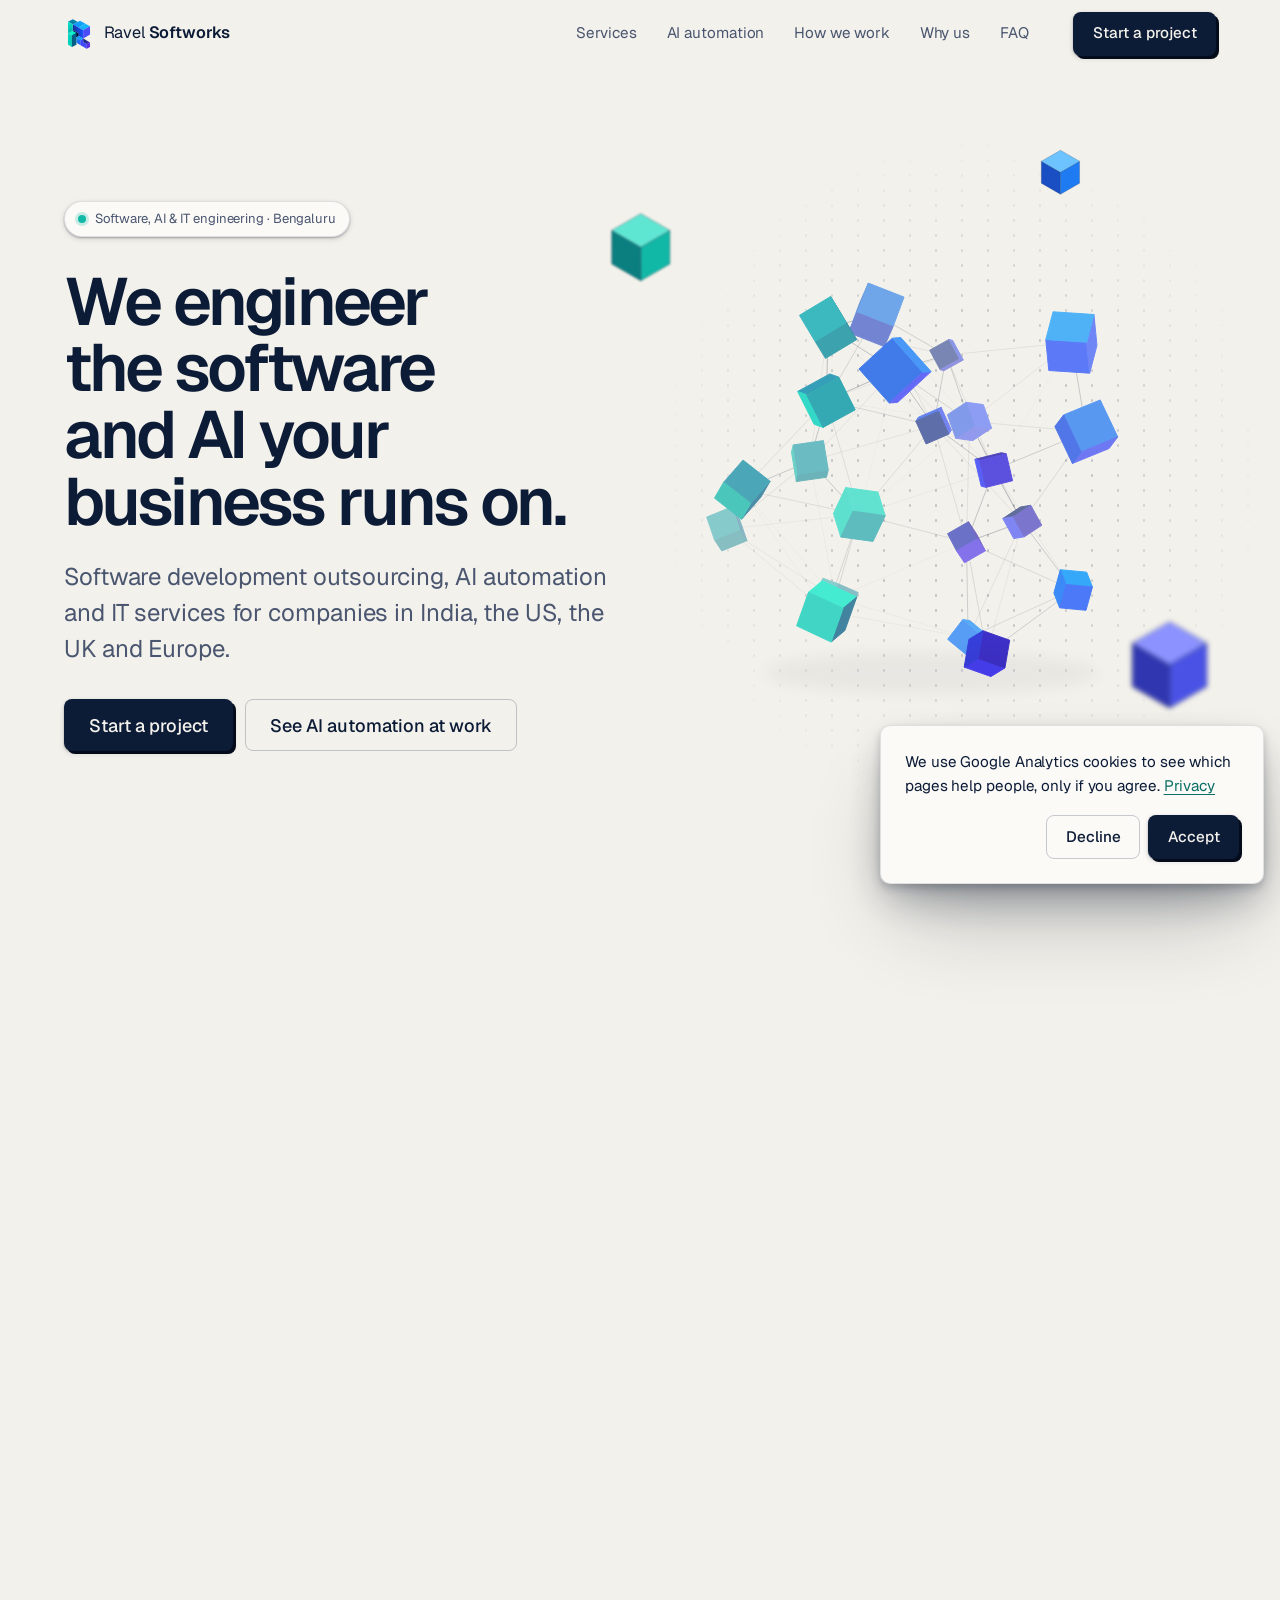
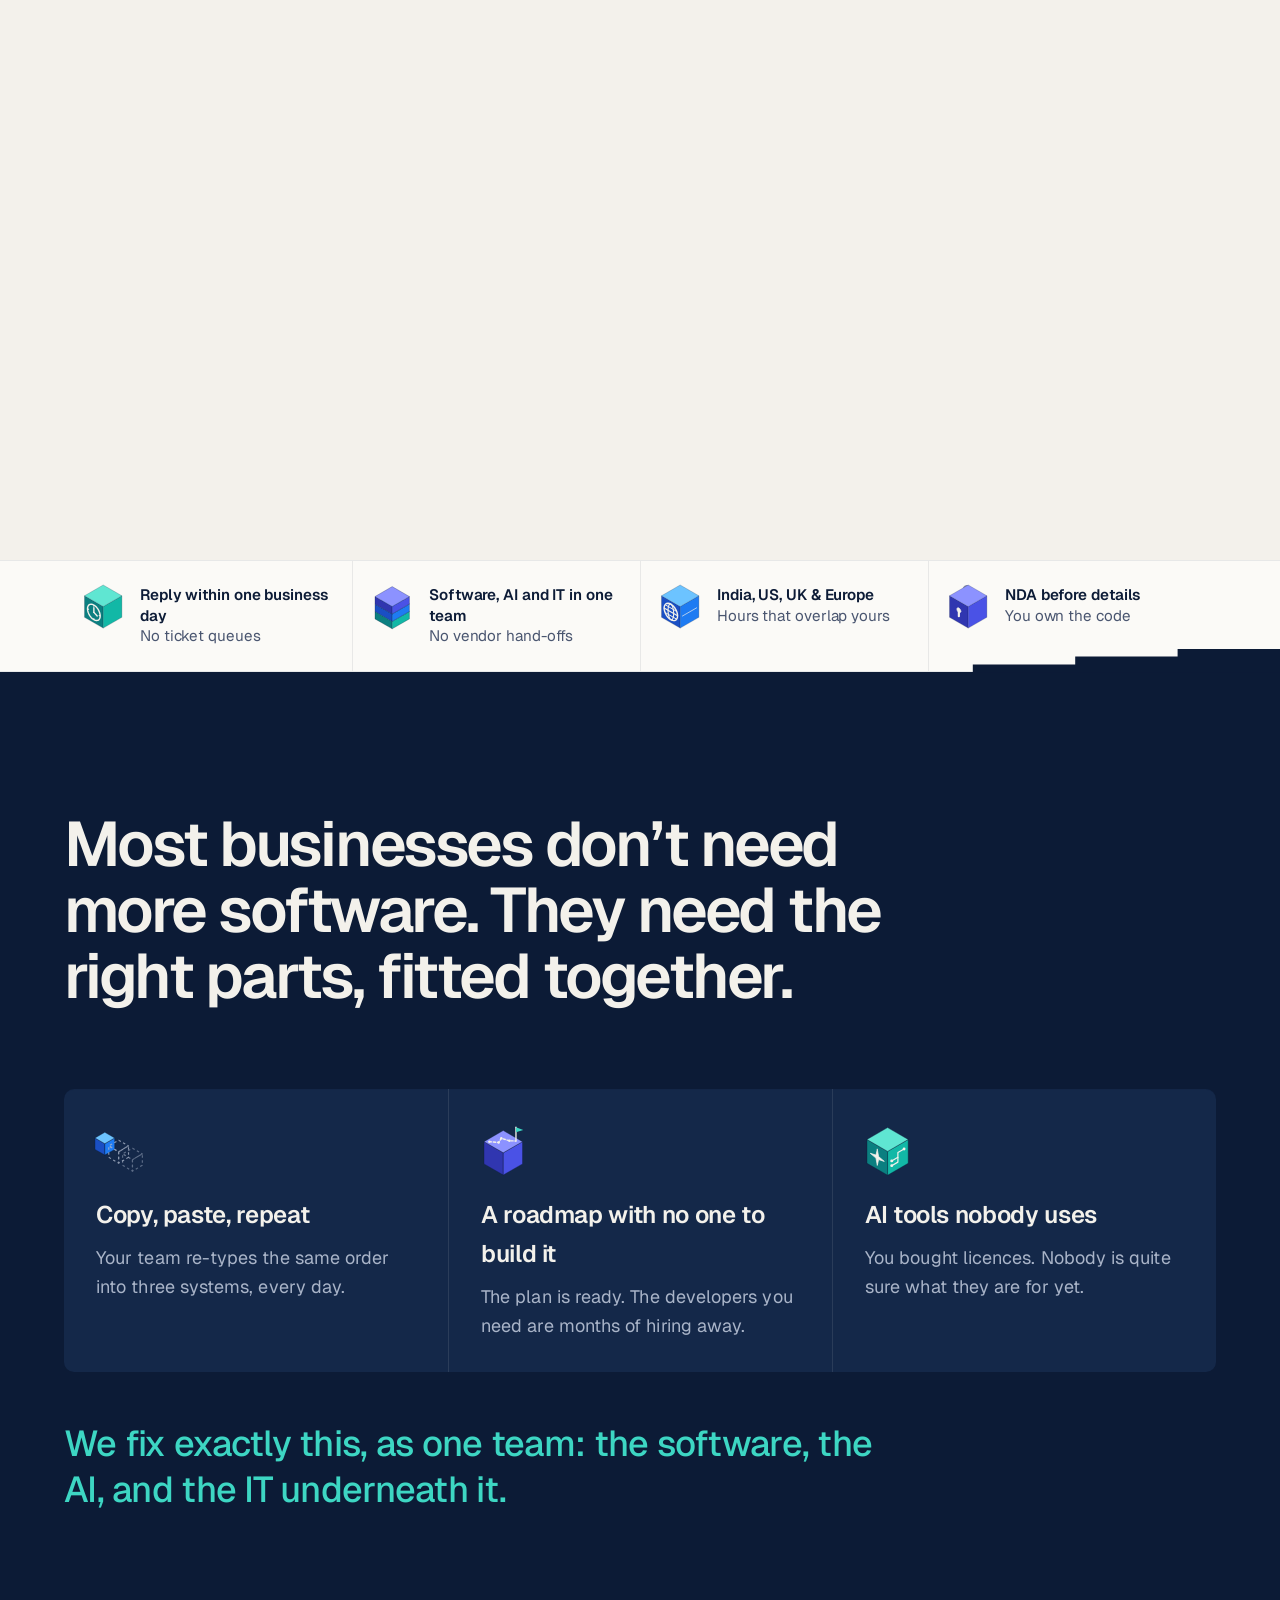
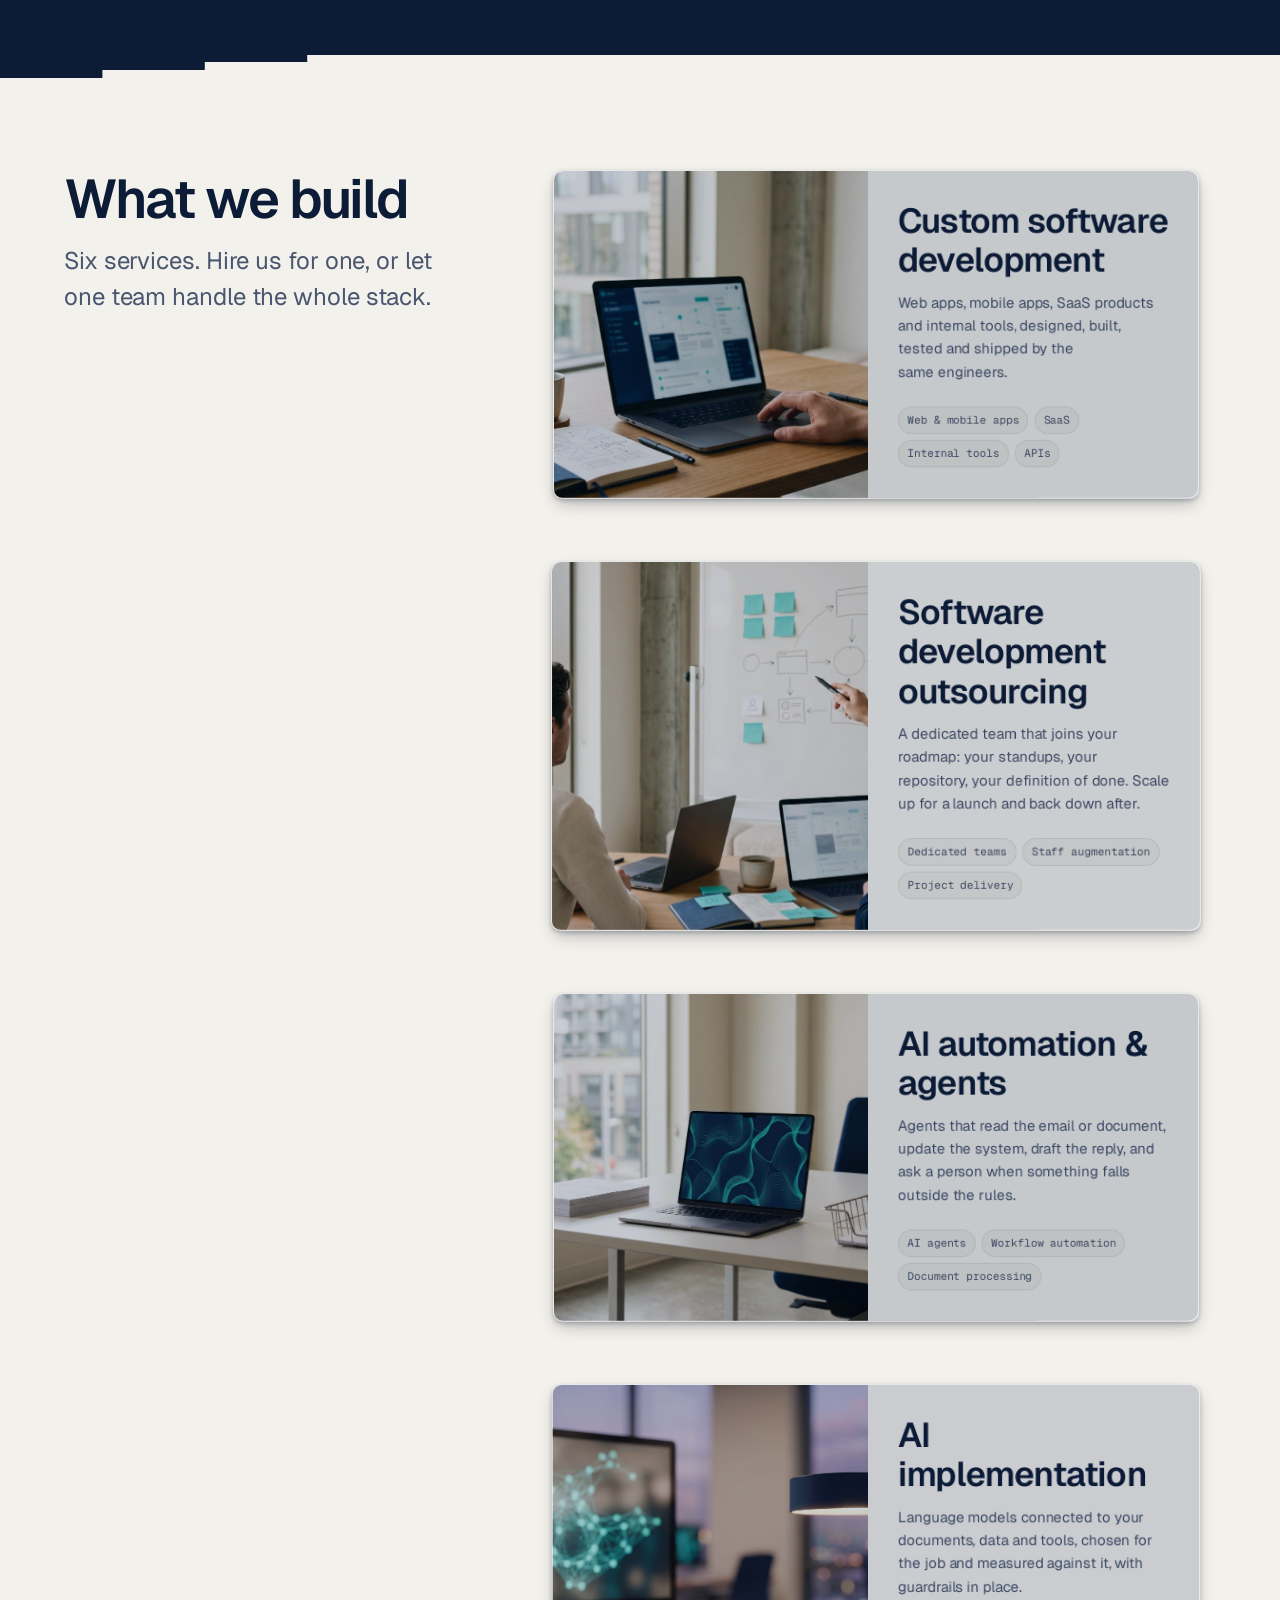
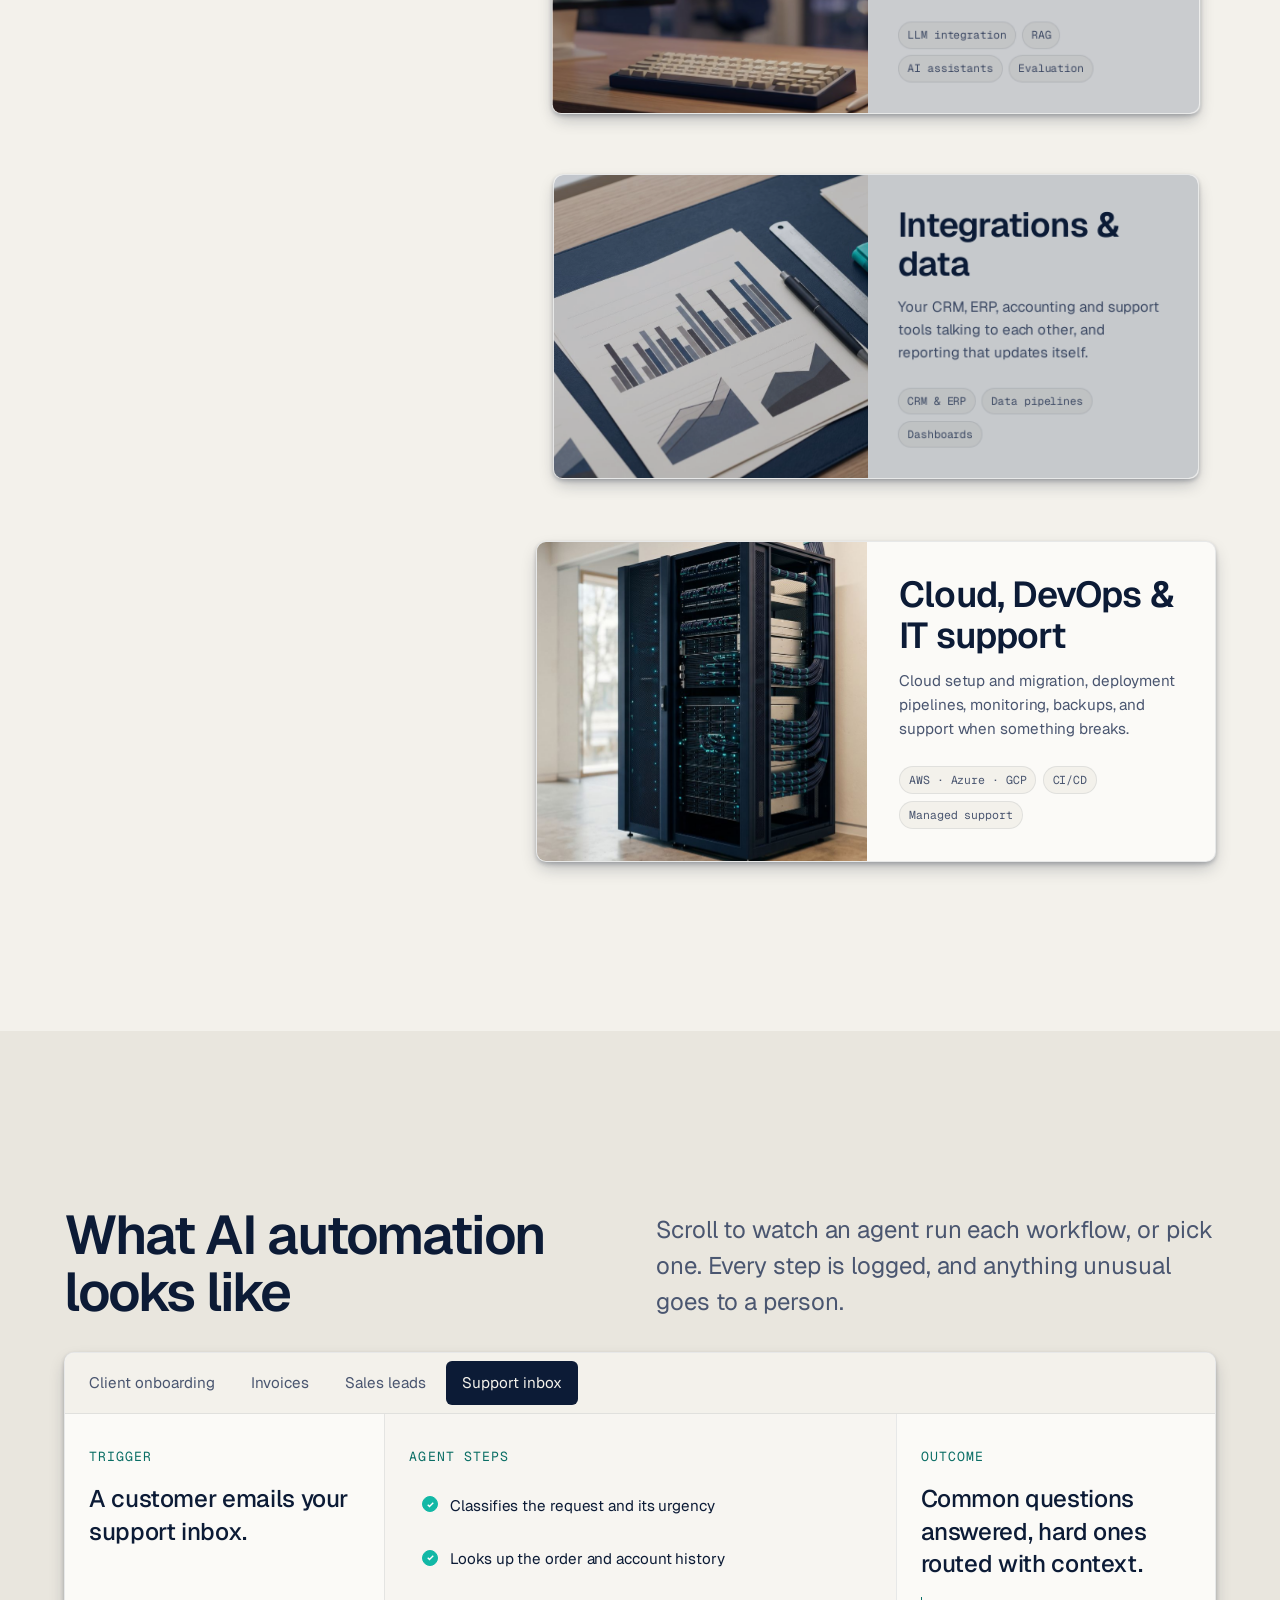
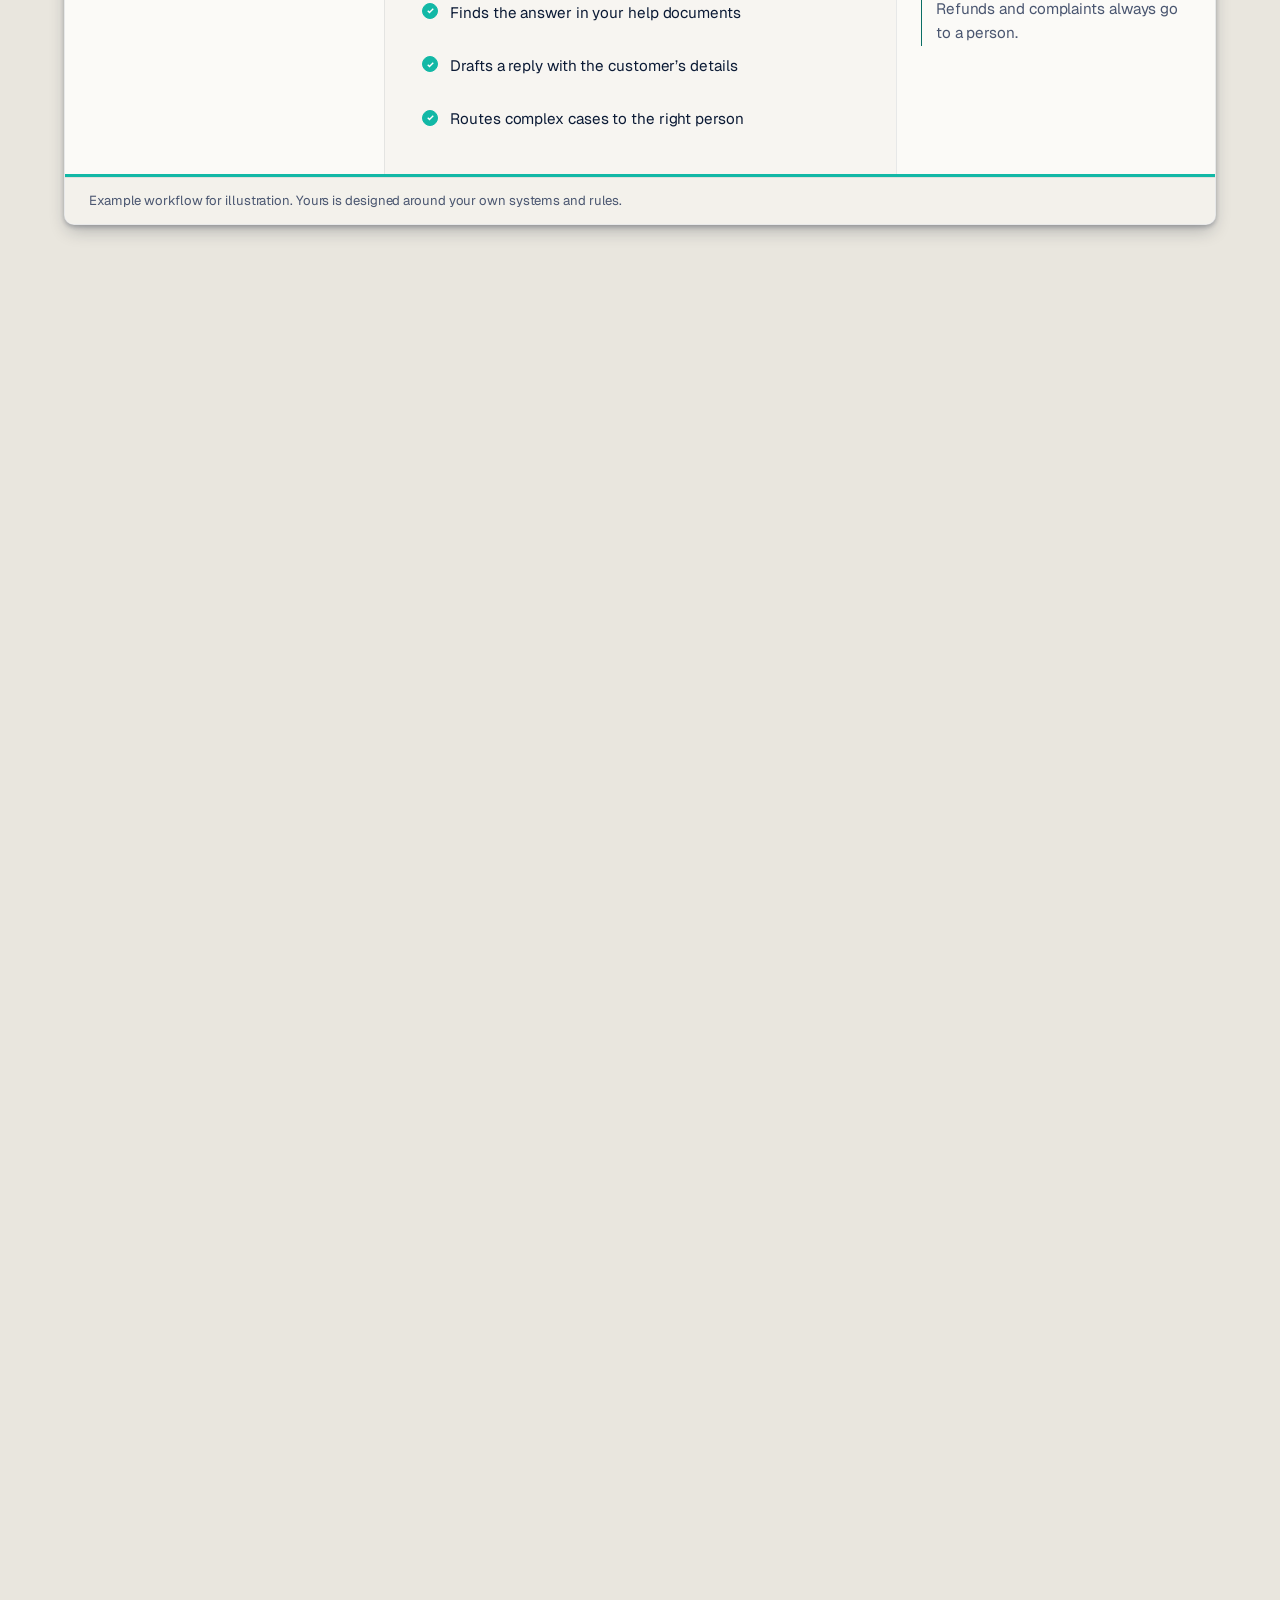
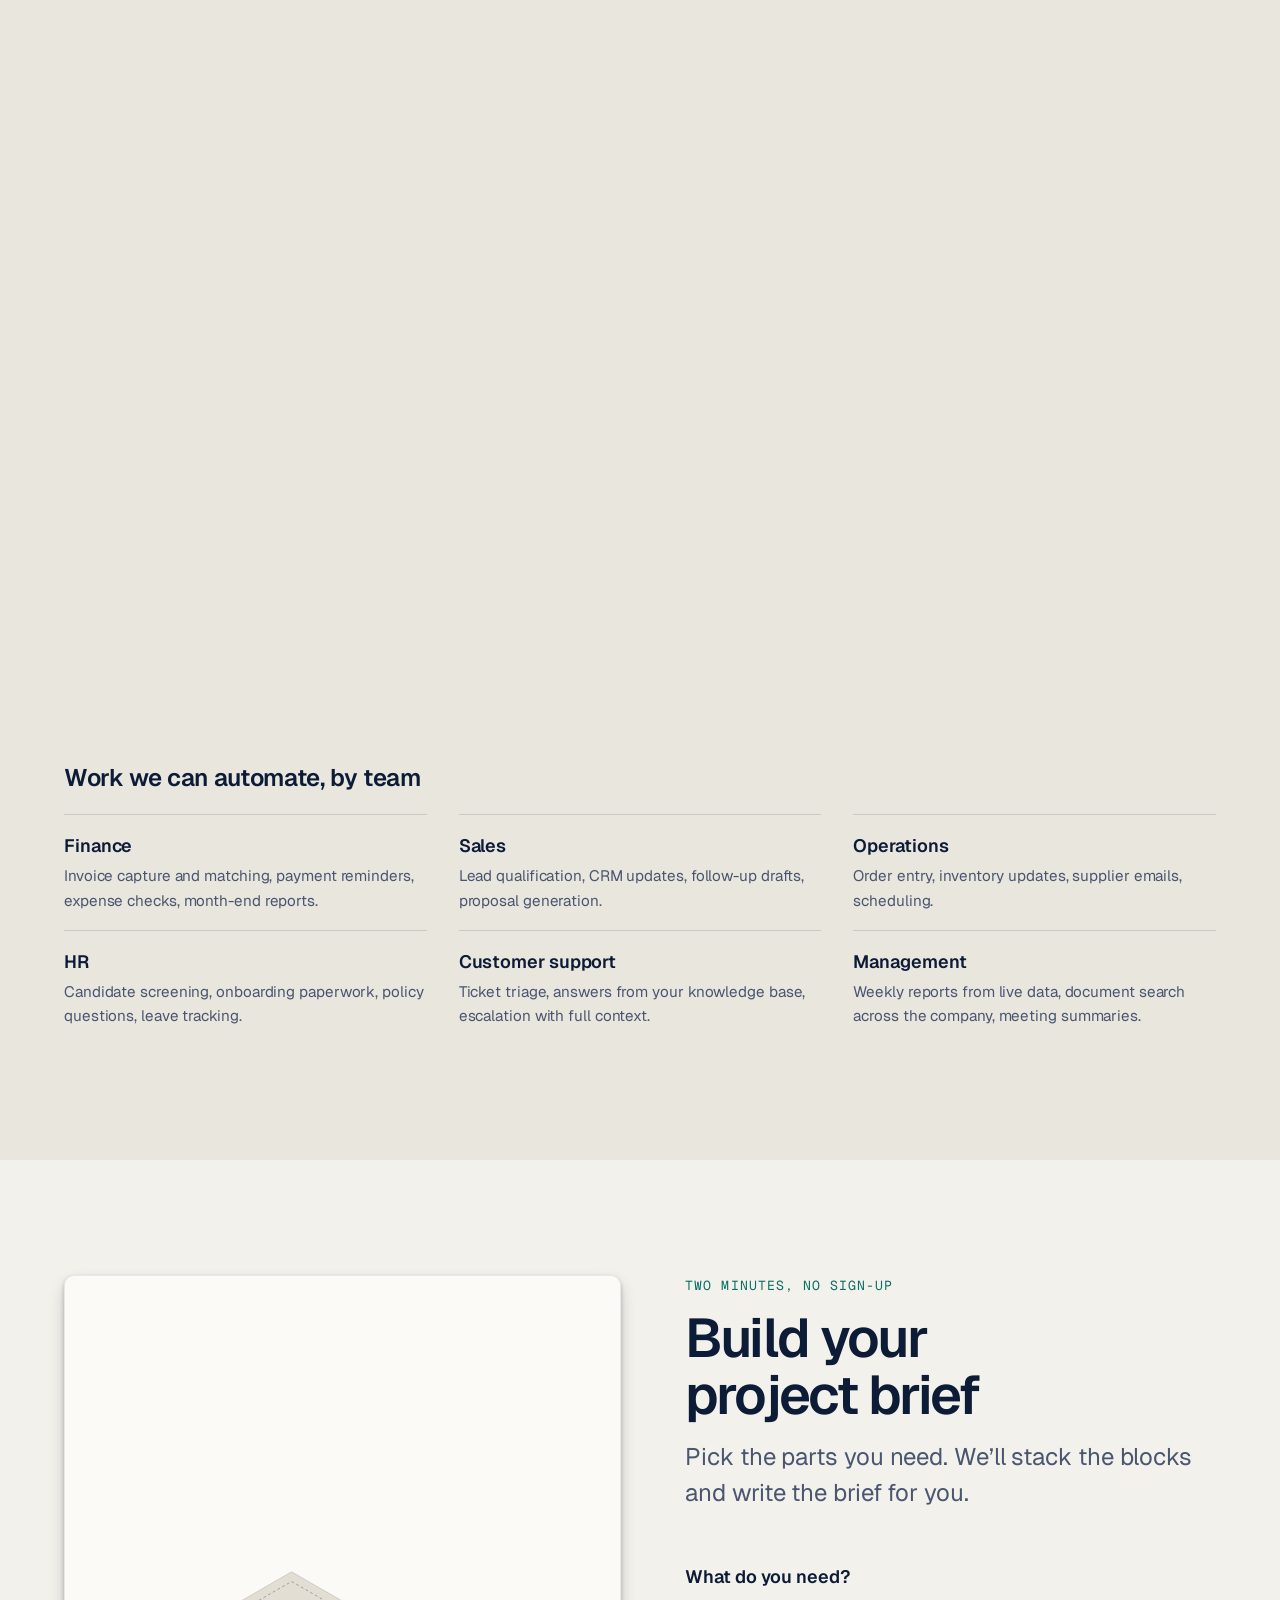
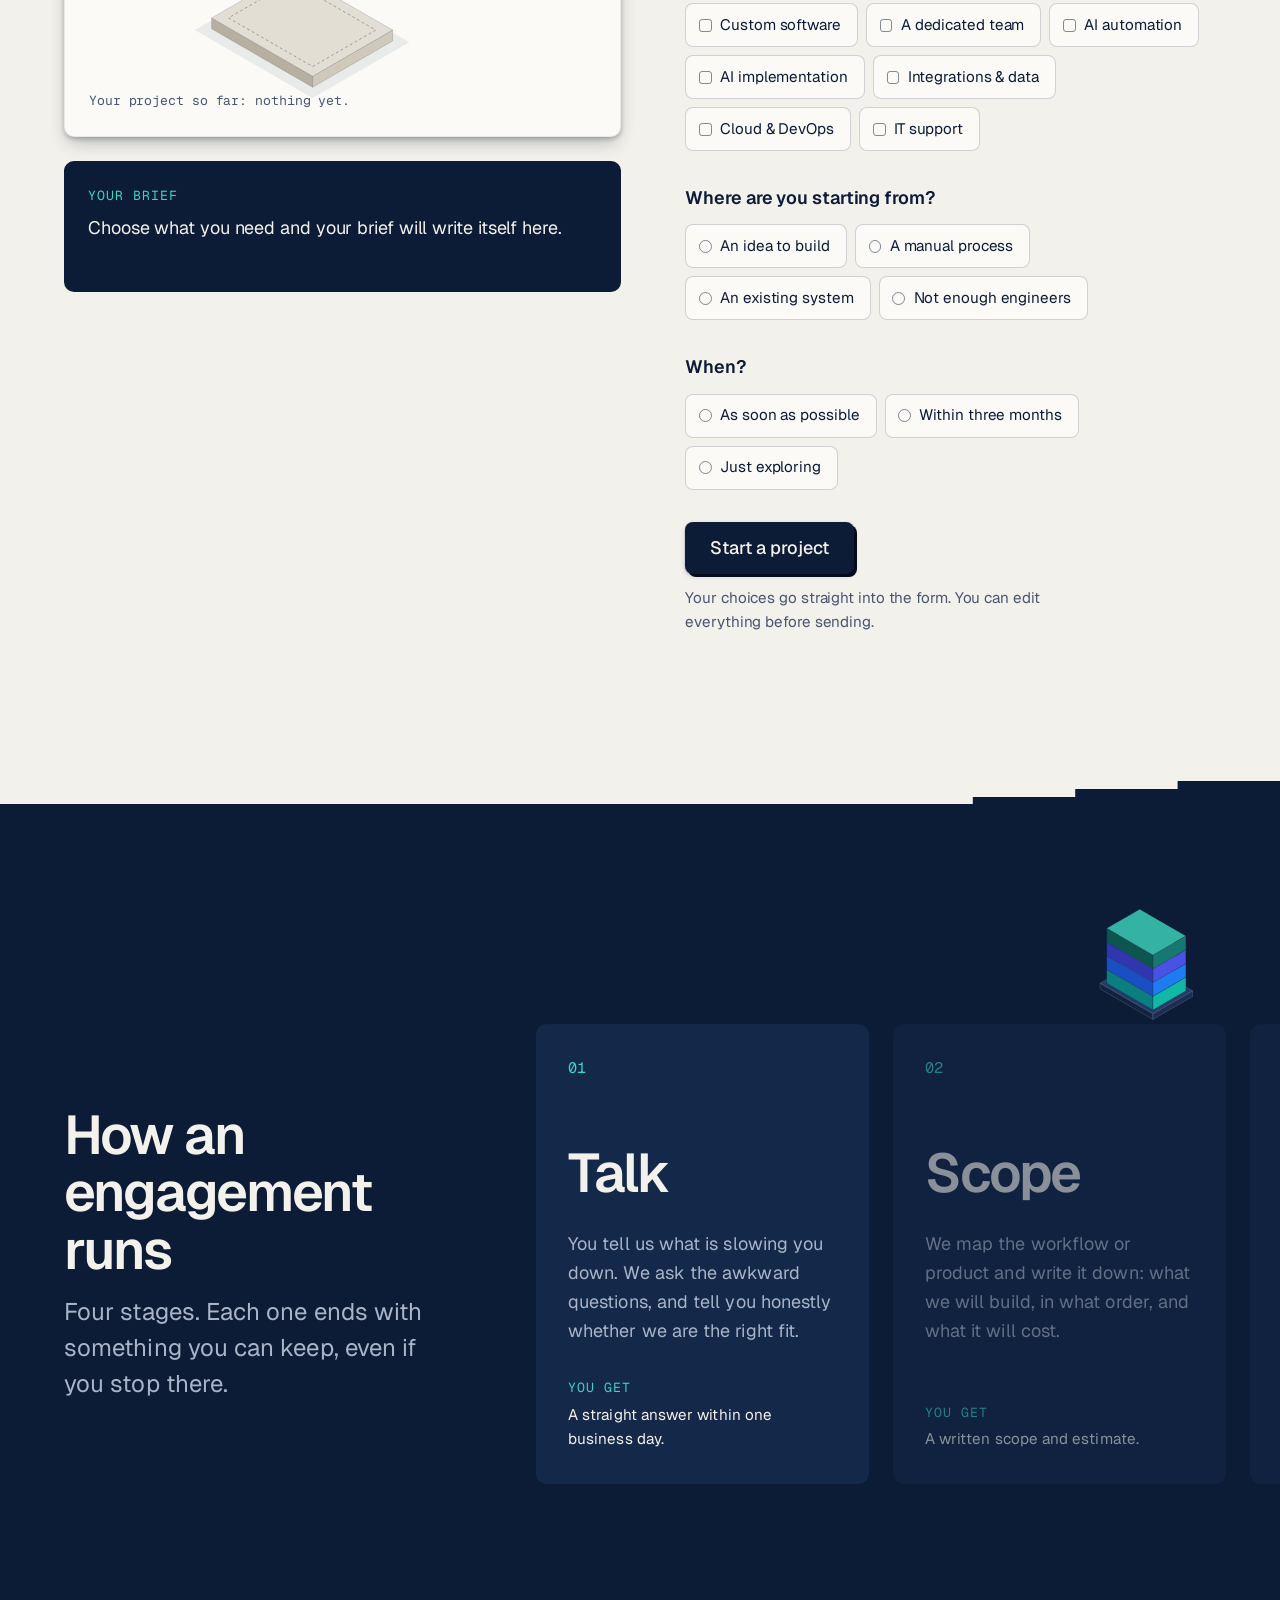
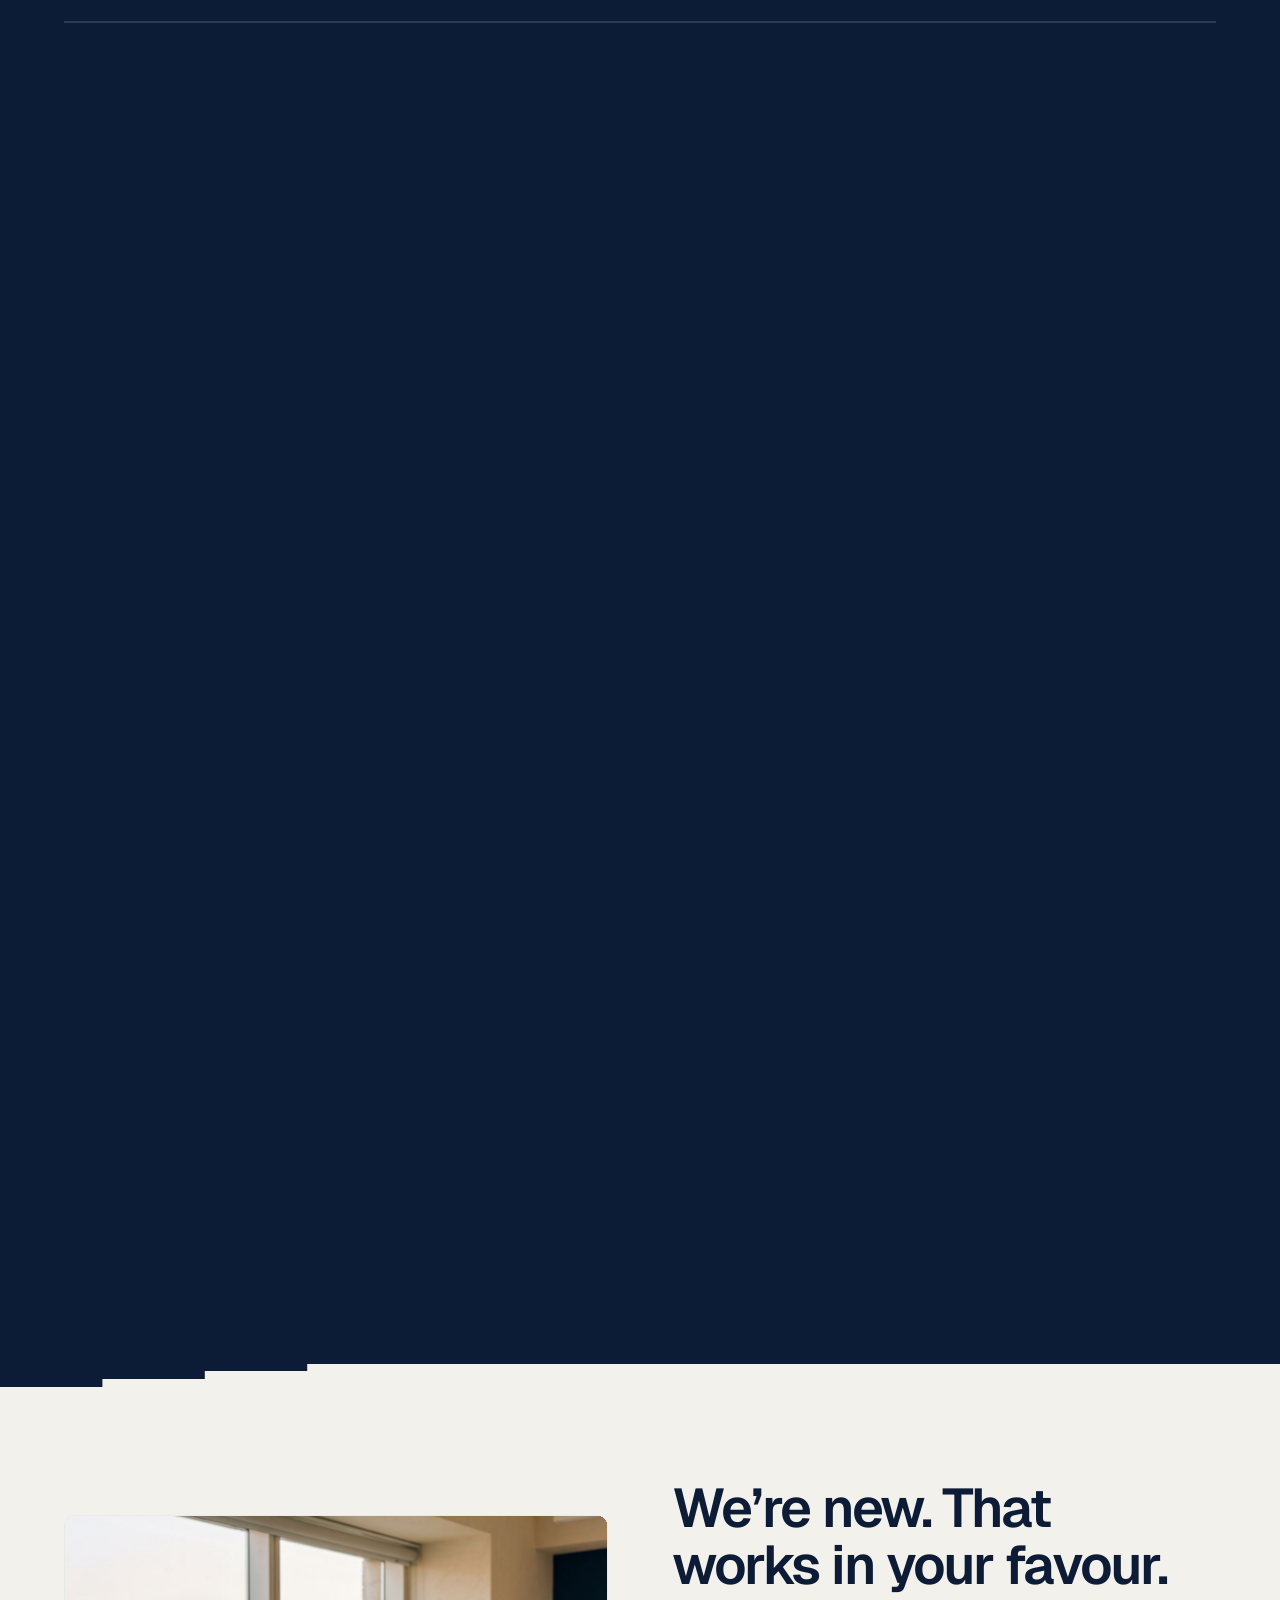
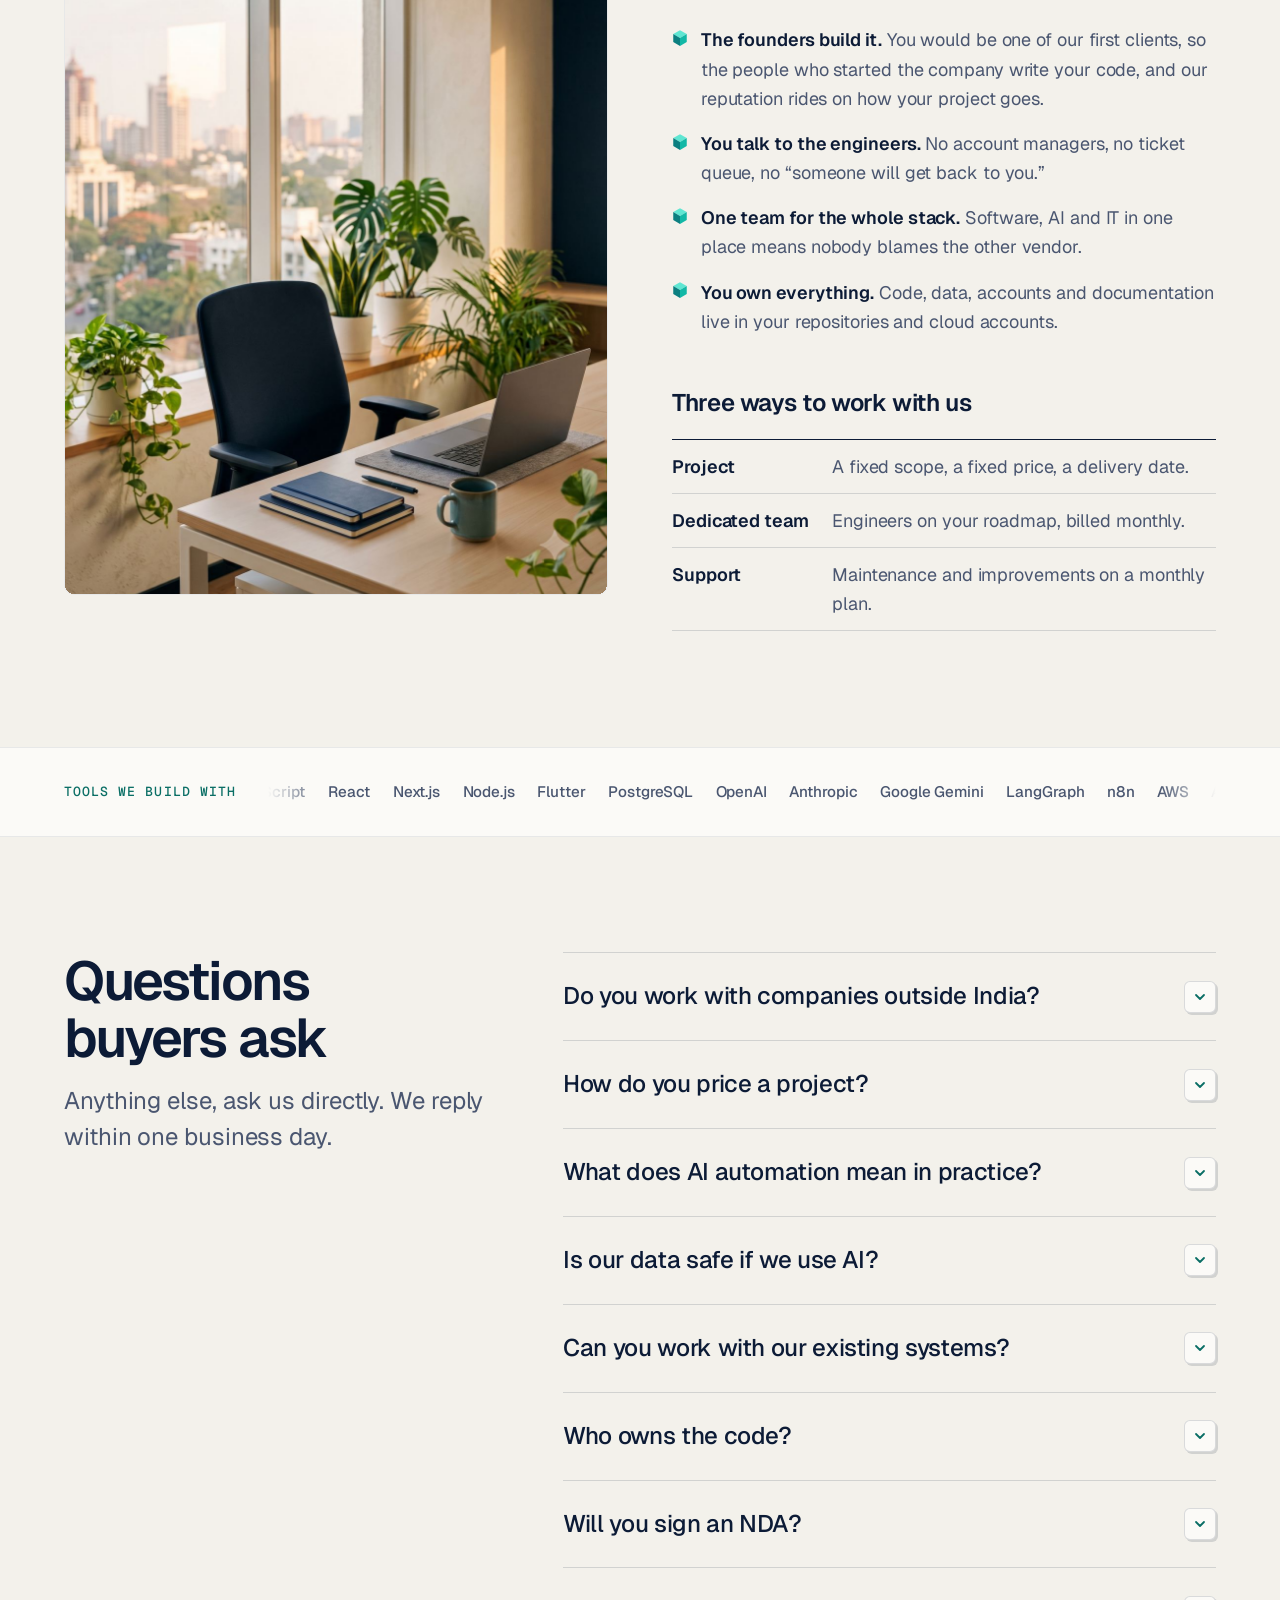
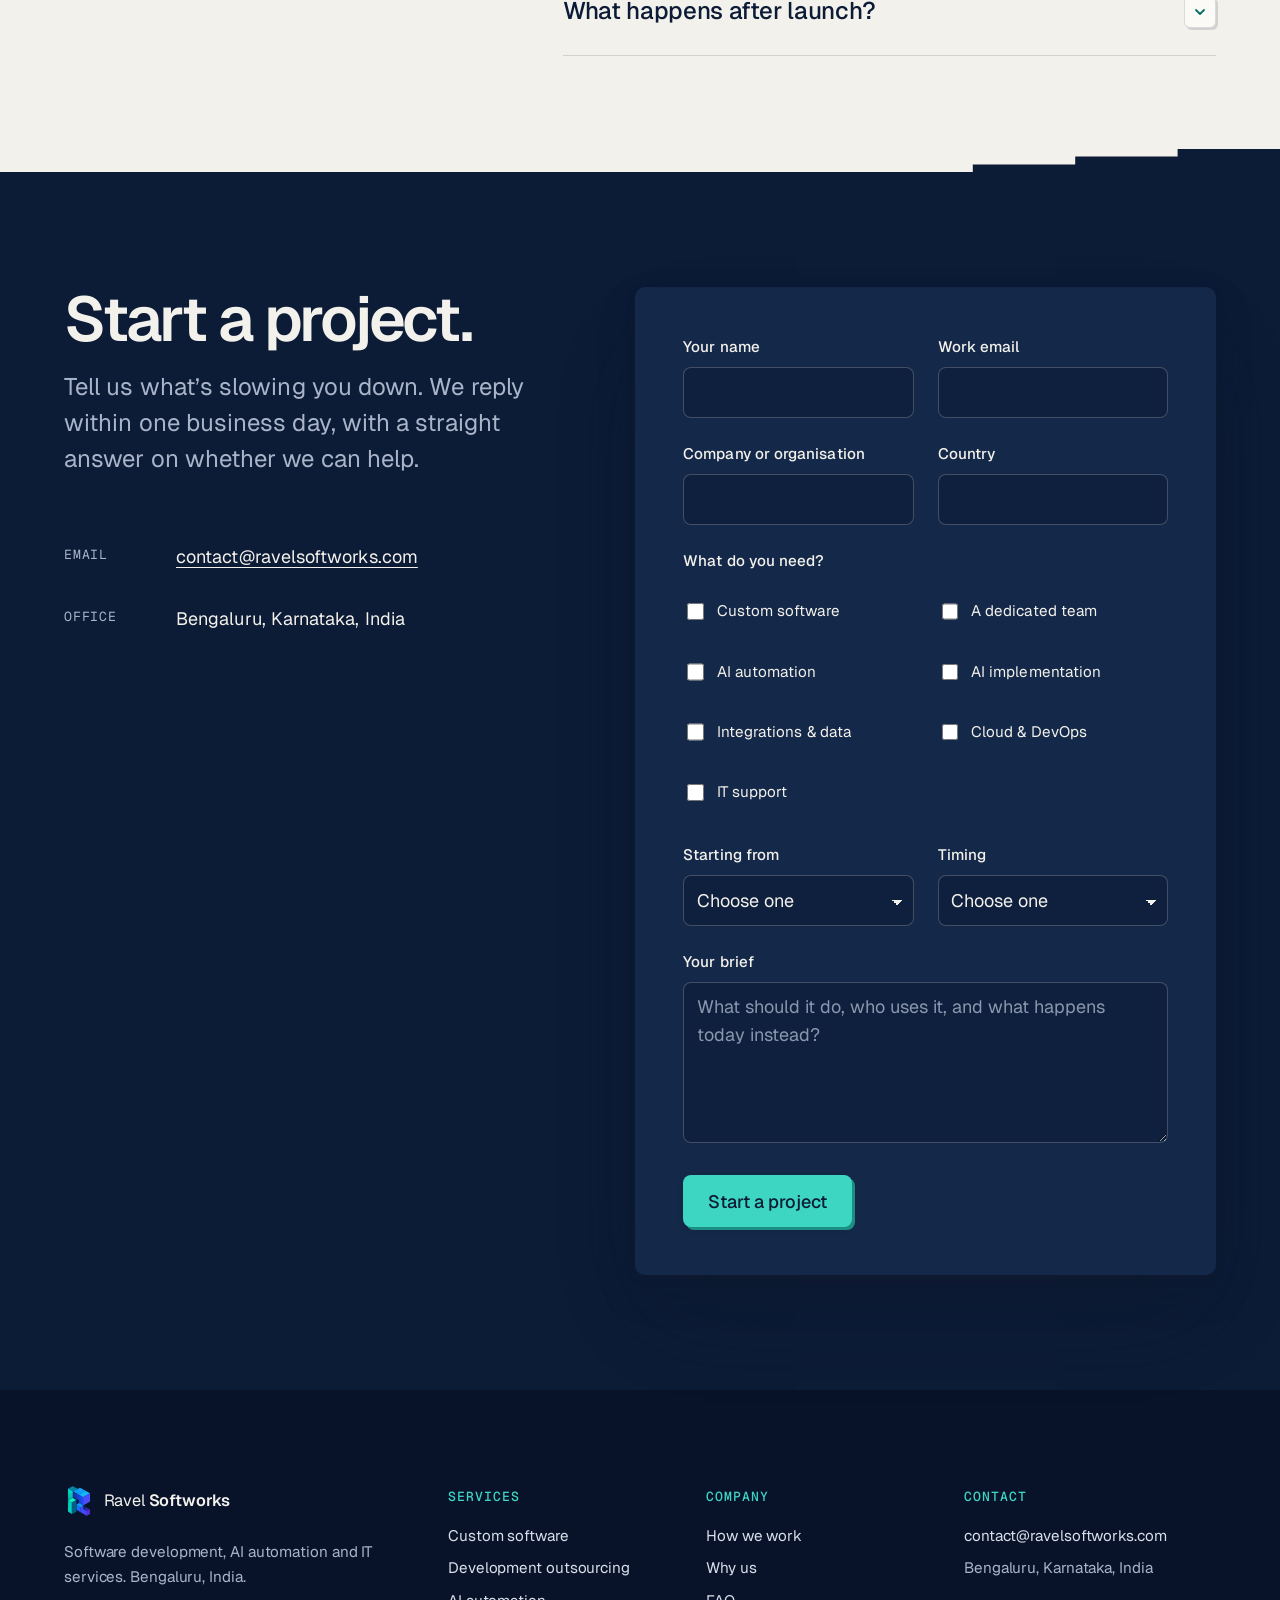
<file: index.html>
<!doctype html>
<html lang="en">
<head>
<!-- Google tag (gtag.js) with Consent Mode v2: analytics cookies stay off until
     the visitor accepts on the home page; the choice is remembered on every page. -->
<script>
  window.dataLayer = window.dataLayer || [];
  function gtag(){dataLayer.push(arguments);}
  var ravelConsent = 'denied';
  try { if (localStorage.getItem('ravel_consent') === 'granted') ravelConsent = 'granted'; } catch (e) {}
  gtag('consent', 'default', {
    analytics_storage: ravelConsent,
    ad_storage: 'denied', ad_user_data: 'denied', ad_personalization: 'denied',
    wait_for_update: 500
  });
  gtag('js', new Date());
  // local development and testing never report into the live property
  if (!/^(localhost|127\.0\.0\.1)$/.test(location.hostname)) gtag('config', 'G-DLK9LW97V6');
</script>
<script async src="https://www.googletagmanager.com/gtag/js?id=G-DLK9LW97V6"></script>
<meta charset="utf-8">
<meta name="viewport" content="width=device-width, initial-scale=1, viewport-fit=cover">
<title>Software Development &amp; AI Automation Company | Ravel Softworks</title>
<meta name="description" content="Software development outsourcing, AI automation and IT services from Bengaluru. One senior team for businesses in India, the US, the UK and Europe.">
<!-- TODO(domain): replace https://www.ravelsoftworks.com everywhere in this file, sitemap.xml and robots.txt with the live domain. -->
<link rel="canonical" href="https://www.ravelsoftworks.com/">
<meta name="theme-color" content="#F3F1EB">
<meta name="robots" content="index, follow">

<meta property="og:type" content="website">
<meta property="og:site_name" content="Ravel Softworks">
<meta property="og:title" content="Ravel Softworks: software, AI and IT, engineered as one structure">
<meta property="og:description" content="Software development outsourcing, AI automation and IT services from Bengaluru, for businesses in India, the US, the UK and Europe.">
<meta property="og:url" content="https://www.ravelsoftworks.com/">
<meta property="og:image" content="https://www.ravelsoftworks.com/og-image.png">
<meta property="og:image:width" content="1200">
<meta property="og:image:height" content="630">
<meta property="og:locale" content="en_IN">
<meta name="twitter:card" content="summary_large_image">
<meta name="twitter:title" content="Ravel Softworks: software, AI and IT, engineered as one structure">
<meta name="twitter:description" content="Software development outsourcing, AI automation and IT services from Bengaluru, for businesses in India, the US, the UK and Europe.">
<meta name="twitter:image" content="https://www.ravelsoftworks.com/og-image.png">
<meta name="author" content="Ravel Softworks">

<link rel="icon" href="assets/ravel-mark.svg" type="image/svg+xml">
<link rel="icon" href="favicon.png" type="image/png" sizes="180x180">
<link rel="apple-touch-icon" href="favicon.png">

<link rel="preconnect" href="https://fonts.googleapis.com">
<link rel="preconnect" href="https://fonts.gstatic.com" crossorigin>
<link href="https://fonts.googleapis.com/css2?family=Geist:wght@400;500;600;700&family=Geist+Mono:wght@400;500&display=swap" rel="stylesheet">
<link rel="stylesheet" href="assets/scrollcraft.css">
<link rel="stylesheet" href="assets/site.css">

<script type="application/ld+json">
{
  "@context": "https://schema.org",
  "@graph": [
    {
      "@type": ["Organization", "ProfessionalService"],
      "@id": "https://www.ravelsoftworks.com/#org",
      "name": "Ravel Softworks",
      "url": "https://www.ravelsoftworks.com/",
      "email": "contact@ravelsoftworks.com",
      "logo": "https://www.ravelsoftworks.com/logo-ravel.png",
      "image": "https://www.ravelsoftworks.com/og-image.png",
      "description": "Software development outsourcing, AI automation, AI implementation, cloud and IT services for companies, organisations and businesses.",
      "address": { "@type": "PostalAddress", "addressLocality": "Bengaluru", "addressRegion": "Karnataka", "addressCountry": "IN" },
      "areaServed": ["IN", "US", "GB", "EU"],
      "knowsAbout": ["Software development outsourcing", "Custom software development", "AI automation", "AI agents", "AI implementation", "Large language model integration", "Workflow automation", "Cloud and DevOps", "IT support"],
      "hasOfferCatalog": {
        "@type": "OfferCatalog",
        "name": "Software, AI and IT services",
        "itemListElement": [
          { "@type": "Offer", "itemOffered": { "@type": "Service", "name": "Custom software development", "description": "Web apps, mobile apps, SaaS products and internal tools." } },
          { "@type": "Offer", "itemOffered": { "@type": "Service", "name": "Dedicated development team", "description": "Software development outsourcing with engineers who join your roadmap." } },
          { "@type": "Offer", "itemOffered": { "@type": "Service", "name": "AI automation and AI agents", "description": "Agents and workflows that take repetitive operational work off your team." } },
          { "@type": "Offer", "itemOffered": { "@type": "Service", "name": "AI implementation", "description": "Language models connected to your documents, data and tools, with evaluation and guardrails." } },
          { "@type": "Offer", "itemOffered": { "@type": "Service", "name": "Integrations and data", "description": "APIs, CRM and ERP integrations, data pipelines and reporting." } },
          { "@type": "Offer", "itemOffered": { "@type": "Service", "name": "Cloud, DevOps and IT support", "description": "Cloud setup and migration, CI/CD, monitoring, maintenance and support." } }
        ]
      }
    },
    { "@type": "WebSite", "@id": "https://www.ravelsoftworks.com/#site", "url": "https://www.ravelsoftworks.com/", "name": "Ravel Softworks", "publisher": { "@id": "https://www.ravelsoftworks.com/#org" } },
    {
      "@type": "FAQPage",
      "mainEntity": [
        { "@type": "Question", "name": "Do you work with companies outside India?", "acceptedAnswer": { "@type": "Answer", "text": "Yes. We are based in Bengaluru and work with companies in India, the United States, the United Kingdom and Europe, with working hours that overlap yours for calls and reviews." } },
        { "@type": "Question", "name": "How do you price a project?", "acceptedAnswer": { "@type": "Answer", "text": "Well-defined projects get a fixed price. Dedicated teams and ongoing support are billed monthly. Either way, you receive a written scope and estimate before any work starts." } },
        { "@type": "Question", "name": "What does AI automation mean in practice?", "acceptedAnswer": { "@type": "Answer", "text": "Software agents that do a defined piece of work end to end: reading documents and emails, updating your systems, drafting replies or reports, and asking a person when something falls outside the rules you set." } },
        { "@type": "Question", "name": "Is our data safe if we use AI?", "acceptedAnswer": { "@type": "Answer", "text": "We design around your data policies: business-tier model APIs that do not train on your data, private deployments where needed, access limited to what each workflow requires, and logs of every action an agent takes." } },
        { "@type": "Question", "name": "Can you work with our existing systems?", "acceptedAnswer": { "@type": "Answer", "text": "Yes. Most of our work connects to software you already use, such as your CRM, ERP, accounting tools, databases and cloud accounts, rather than replacing it." } },
        { "@type": "Question", "name": "Who owns the code?", "acceptedAnswer": { "@type": "Answer", "text": "You do. Source code, accounts, data and documentation belong to you, and live in your repositories and cloud accounts wherever possible." } },
        { "@type": "Question", "name": "Will you sign an NDA?", "acceptedAnswer": { "@type": "Answer", "text": "Yes, before you share anything sensitive." } },
        { "@type": "Question", "name": "What happens after launch?", "acceptedAnswer": { "@type": "Answer", "text": "You choose. We can stay on for monitoring, support and improvements, or hand over to your team with documentation and a walkthrough." } }
      ]
    }
  ]
}
</script>
</head>
<body>

<a class="skip" href="#main">Skip to content</a>

<header class="nav" id="nav">
  <div class="nav__inner">
    <a class="nav__brand" href="#top" aria-label="Ravel Softworks home">
      <img src="assets/ravel-mark.svg" alt="" width="23" height="30">
      <span>Ravel <b>Softworks</b></span>
    </a>
    <nav class="nav__links" id="nav-links" aria-label="Main">
      <a href="#services">Services</a>
      <a href="#automation">AI automation</a>
      <a href="#process">How we work</a>
      <a href="#why">Why us</a>
      <a href="#faq">FAQ</a>
    </nav>
    <div class="nav__actions">
      <a class="btn btn--ghost js-wa" href="#" hidden target="_blank" rel="noopener">
        <svg viewBox="0 0 24 24" aria-hidden="true"><path fill="currentColor" d="M12 2a10 10 0 0 0-8.6 15.1L2 22l5-1.3A10 10 0 1 0 12 2Zm0 18.2a8.2 8.2 0 0 1-4.2-1.2l-.3-.2-3 .8.8-2.9-.2-.3A8.2 8.2 0 1 1 12 20.2Zm4.5-6.1c-.2-.1-1.5-.7-1.7-.8-.2-.1-.4-.1-.6.1l-.8 1c-.1.2-.3.2-.5.1a6.7 6.7 0 0 1-3.3-2.9c-.3-.4.2-.4.7-1.3.1-.2 0-.3 0-.4l-.8-1.8c-.2-.5-.4-.4-.6-.4h-.5a1 1 0 0 0-.7.3 2.9 2.9 0 0 0-.9 2.2 5 5 0 0 0 1 2.7 11.5 11.5 0 0 0 4.4 3.9c1.6.7 2.3.8 3.1.6.5-.1 1.5-.6 1.7-1.2.2-.6.2-1.1.2-1.2l-.7-.3Z"/></svg>
        <span>WhatsApp</span>
      </a>
      <a class="btn" href="#start">Start a project</a>
      <button class="nav__burger" type="button" aria-expanded="false" aria-controls="nav-links" aria-label="Open menu"><span></span><span></span></button>
    </div>
  </div>
</header>

<main id="main">

  <!-- HERO: pinned. A network of cubes fuses into the three pieces, which join into the R. -->
  <section class="hero" id="top" data-sc-act="pin" data-sc-span="2.4">
    <div data-sc-stage class="hero__stage">
      <div class="hero__copy">
        <p class="badge"><span class="badge__dot" aria-hidden="true"></span> Software, AI &amp; IT engineering · Bengaluru</p>
        <h1 class="hero__h1">We engineer the software and AI your business runs&nbsp;on.</h1>
        <p class="hero__sub">Software development outsourcing, AI automation and IT services for companies in India, the US, the UK and&nbsp;Europe.</p>
        <p class="hero__actions">
          <a class="btn btn--lg" href="#start">Start a project</a>
          <a class="btn btn--lg btn--ghost" href="#automation">See AI automation at work</a>
        </p>
      </div>

      <div class="hero__art" aria-hidden="false">
        <div class="hero__far" aria-hidden="true"></div>
        <svg class="hero__svg" id="hero-r" viewBox="-340 -330 700 560" role="img" aria-label="The Ravel R built from three groups of blocks: software engineering, AI and automation, and IT and cloud."></svg>
        <div class="hero__near" aria-hidden="true">
          <svg class="near near--a" viewBox="-40 -52 80 92"></svg>
          <svg class="near near--b" viewBox="-40 -52 80 92"></svg>
          <svg class="near near--c" viewBox="-40 -52 80 92"></svg>
        </div>
      </div>
    </div>
  </section>

  <!-- TRUST STRIP -->
  <section class="trust" aria-label="What you can count on">
    <ul class="trust__list sc-wrap" data-sc-in data-sc-stagger="60">
      <li><span class="bicon" data-bicon="speed" aria-hidden="true"></span><p><b>Reply within one business day</b><span>No ticket queues</span></p></li>
      <li><span class="bicon" data-bicon="team" aria-hidden="true"></span><p><b>Software, AI and IT in one team</b><span>No vendor hand-offs</span></p></li>
      <li><span class="bicon" data-bicon="world" aria-hidden="true"></span><p><b>India, US, UK &amp; Europe</b><span>Hours that overlap yours</span></p></li>
      <li><span class="bicon" data-bicon="lock" aria-hidden="true"></span><p><b>NDA before details</b><span>You own the code</span></p></li>
    </ul>
  </section>

  <!-- PROBLEMS: the words light up as you scroll; the three pains start as loose
       parts and slide together into one panel, then the answer lands -->
  <section class="section section--navy problems" id="problems" data-sc-act="flow">
    <div class="sc-wrap">
      <div class="statement">
        <h2 class="h2 h2--xl">Most businesses don&rsquo;t need more software. They need the right parts, fitted&nbsp;together.</h2>
      </div>
      <ul class="pains">
        <li>
          <span class="bicon bicon--dark" data-bicon="copy" aria-hidden="true"></span>
          <h3>Copy, paste, repeat</h3>
          <p>Your team re-types the same order into three systems, every&nbsp;day.</p>
        </li>
        <li>
          <span class="bicon bicon--dark" data-bicon="gap" aria-hidden="true"></span>
          <h3>A roadmap with no one to build it</h3>
          <p>The plan is ready. The developers you need are months of hiring&nbsp;away.</p>
        </li>
        <li>
          <span class="bicon bicon--dark" data-bicon="idle" aria-hidden="true"></span>
          <h3>AI tools nobody uses</h3>
          <p>You bought licences. Nobody is quite sure what they are for&nbsp;yet.</p>
        </li>
      </ul>
      <p class="pains__turn">We fix exactly this, as one team: the software, the AI, and the IT underneath&nbsp;it.</p>
    </div>
  </section>

  <!-- SERVICES: the heading holds while the cards stack up on top of each other -->
  <section class="section" id="services" data-sc-act="flow">
    <div class="sc-wrap services">
      <header class="head services__head">
        <h2 class="h2">What we build</h2>
        <p class="head__dek">Six services. Hire us for one, or let one team handle the whole&nbsp;stack.</p>
      </header>
      <div class="stack">
        <article class="card" style="--i:0">
          <div class="card__media has-photo"><img class="photo" src="assets/img/software.jpg" alt="A developer’s desk with a laptop and wireframe sketches" width="1600" height="893" loading="lazy" decoding="async"></div>
          <div class="card__body">
            <h3>Custom software development</h3>
            <p>Web apps, mobile apps, SaaS products and internal tools, designed, built, tested and shipped by the same&nbsp;engineers.</p>
            <ul class="tags"><li>Web &amp; mobile apps</li><li>SaaS</li><li>Internal tools</li><li>APIs</li></ul>
          </div>
        </article>
        <article class="card" style="--i:1">
          <div class="card__media has-photo"><img class="photo" src="assets/img/team.jpg" alt="Two engineers planning software architecture at a whiteboard" width="1600" height="893" loading="lazy" decoding="async"></div>
          <div class="card__body">
            <h3>Software development outsourcing</h3>
            <p>A dedicated team that joins your roadmap: your standups, your repository, your definition of done. Scale up for a launch and back down&nbsp;after.</p>
            <ul class="tags"><li>Dedicated teams</li><li>Staff augmentation</li><li>Project delivery</li></ul>
          </div>
        </article>
        <article class="card" style="--i:2">
          <div class="card__media has-photo"><img class="photo" src="assets/img/automation.jpg" alt="An operations desk where invoice processing is automated" width="1600" height="893" loading="lazy" decoding="async"></div>
          <div class="card__body">
            <h3>AI automation &amp; agents</h3>
            <p>Agents that read the email or document, update the system, draft the reply, and ask a person when something falls outside the&nbsp;rules.</p>
            <ul class="tags"><li>AI agents</li><li>Workflow automation</li><li>Document processing</li></ul>
          </div>
        </article>
        <article class="card" style="--i:3">
          <div class="card__media has-photo"><img class="photo" src="assets/img/ai.jpg" alt="A workstation at dusk with an AI network graph on screen" width="1600" height="893" loading="lazy" decoding="async"></div>
          <div class="card__body">
            <h3>AI implementation</h3>
            <p>Language models connected to your documents, data and tools, chosen for the job and measured against it, with guardrails in&nbsp;place.</p>
            <ul class="tags"><li>LLM integration</li><li>RAG</li><li>AI assistants</li><li>Evaluation</li></ul>
          </div>
        </article>
        <article class="card" style="--i:4">
          <div class="card__media has-photo"><img class="photo" src="assets/img/data.jpg" alt="Printed charts and reports from integrated business data" width="1600" height="893" loading="lazy" decoding="async"></div>
          <div class="card__body">
            <h3>Integrations &amp; data</h3>
            <p>Your CRM, ERP, accounting and support tools talking to each other, and reporting that updates&nbsp;itself.</p>
            <ul class="tags"><li>CRM &amp; ERP</li><li>Data pipelines</li><li>Dashboards</li></ul>
          </div>
        </article>
        <article class="card" style="--i:5">
          <div class="card__media has-photo"><img class="photo" src="assets/img/cloud.jpg" alt="A server rack for cloud and IT infrastructure" width="1600" height="893" loading="lazy" decoding="async"></div>
          <div class="card__body">
            <h3>Cloud, DevOps &amp; IT support</h3>
            <p>Cloud setup and migration, deployment pipelines, monitoring, backups, and support when something&nbsp;breaks.</p>
            <ul class="tags"><li>AWS · Azure · GCP</li><li>CI/CD</li><li>Managed support</li></ul>
          </div>
        </article>
      </div>
    </div>
  </section>

  <!-- AI AUTOMATION: pinned; scrolling runs the agent, one workflow after another -->
  <section class="section--tint automation" id="automation" data-sc-act="pin" data-sc-span="3.2">
    <div data-sc-stage class="automation__stage">
      <div class="sc-wrap">
        <header class="head head--split">
          <h2 class="h2">What AI automation looks like</h2>
          <p class="head__dek">Scroll to watch an agent run each workflow, or pick one. Every step is logged, and anything unusual goes to a&nbsp;person.</p>
        </header>
        <div class="demo">
          <div class="demo__tabs" role="tablist" aria-label="Example workflows">
            <button role="tab" aria-selected="true" aria-controls="demo-panel" id="tab-onboarding" data-flow="onboarding">Client onboarding</button>
            <button role="tab" aria-selected="false" aria-controls="demo-panel" id="tab-invoices" data-flow="invoices" tabindex="-1">Invoices</button>
            <button role="tab" aria-selected="false" aria-controls="demo-panel" id="tab-leads" data-flow="leads" tabindex="-1">Sales leads</button>
            <button role="tab" aria-selected="false" aria-controls="demo-panel" id="tab-support" data-flow="support" tabindex="-1">Support inbox</button>
          </div>
          <div class="demo__panel" id="demo-panel" role="tabpanel" aria-labelledby="tab-onboarding">
            <div class="demo__col">
              <p class="demo__label">Trigger</p>
              <p class="demo__trigger" id="demo-trigger"></p>
            </div>
            <div class="demo__col demo__col--agent">
              <p class="demo__label">Agent steps</p>
              <ol class="demo__steps" id="demo-steps"></ol>
            </div>
            <div class="demo__col">
              <p class="demo__label">Outcome</p>
              <p class="demo__outcome" id="demo-outcome"></p>
              <p class="demo__human" id="demo-human"></p>
            </div>
          </div>
          <div class="demo__bar" aria-hidden="true"><span></span></div>
          <p class="demo__note">Example workflow for illustration. Yours is designed around your own systems and&nbsp;rules.</p>
        </div>
      </div>
    </div>
  </section>

  <section class="section section--tint teams" aria-labelledby="teams-h" data-sc-act="flow">
    <div class="sc-wrap">
      <div class="depts">
        <h3 class="h3" id="teams-h">Work we can automate, by team</h3>
        <dl class="depts__grid">
          <div><dt>Finance</dt><dd>Invoice capture and matching, payment reminders, expense checks, month-end reports.</dd></div>
          <div><dt>Sales</dt><dd>Lead qualification, CRM updates, follow-up drafts, proposal generation.</dd></div>
          <div><dt>Operations</dt><dd>Order entry, inventory updates, supplier emails, scheduling.</dd></div>
          <div><dt>HR</dt><dd>Candidate screening, onboarding paperwork, policy questions, leave tracking.</dd></div>
          <div><dt>Customer support</dt><dd>Ticket triage, answers from your knowledge base, escalation with full context.</dd></div>
          <div><dt>Management</dt><dd>Weekly reports from live data, document search across the company, meeting summaries.</dd></div>
        </dl>
      </div>
    </div>
  </section>

  <!-- BUILD YOUR BRIEF: the signature move -->
  <section class="section" id="brief" data-sc-act="flow">
    <div class="sc-wrap builder">
      <div class="builder__plate">
        <figure class="plate--builder">
          <svg id="builder-svg" viewBox="-300 -420 600 560" role="img" aria-labelledby="builder-cap"></svg>
          <figcaption class="builder__cap" id="builder-cap">Your project so far: nothing yet.</figcaption>
        </figure>
        <div class="running" aria-live="polite">
          <p class="running__label">Your brief</p>
          <p class="running__text" id="running-text">Choose what you need and your brief will write itself here.</p>
        </div>
      </div>

      <form class="builder__choices" id="builder" aria-labelledby="brief-h">
        <header class="head">
          <p class="eyebrow">Two minutes, no sign-up</p>
          <h2 class="h2" id="brief-h">Build your project brief</h2>
          <p class="head__dek">Pick the parts you need. We&rsquo;ll stack the blocks and write the brief for&nbsp;you.</p>
        </header>

        <fieldset class="choice">
          <legend>What do you need?</legend>
          <div class="choice__grid">
            <label class="chip"><input type="checkbox" name="b-mod" value="software"><span>Custom software</span></label>
            <label class="chip"><input type="checkbox" name="b-mod" value="team"><span>A dedicated team</span></label>
            <label class="chip"><input type="checkbox" name="b-mod" value="automation"><span>AI automation</span></label>
            <label class="chip"><input type="checkbox" name="b-mod" value="ai"><span>AI implementation</span></label>
            <label class="chip"><input type="checkbox" name="b-mod" value="data"><span>Integrations &amp; data</span></label>
            <label class="chip"><input type="checkbox" name="b-mod" value="cloud"><span>Cloud &amp; DevOps</span></label>
            <label class="chip"><input type="checkbox" name="b-mod" value="support"><span>IT support</span></label>
          </div>
        </fieldset>

        <fieldset class="choice">
          <legend>Where are you starting from?</legend>
          <div class="choice__grid">
            <label class="chip"><input type="radio" name="b-start" value="idea"><span>An idea to build</span></label>
            <label class="chip"><input type="radio" name="b-start" value="process"><span>A manual process</span></label>
            <label class="chip"><input type="radio" name="b-start" value="existing"><span>An existing system</span></label>
            <label class="chip"><input type="radio" name="b-start" value="capacity"><span>Not enough engineers</span></label>
          </div>
        </fieldset>

        <fieldset class="choice">
          <legend>When?</legend>
          <div class="choice__grid">
            <label class="chip"><input type="radio" name="b-when" value="now"><span>As soon as possible</span></label>
            <label class="chip"><input type="radio" name="b-when" value="quarter"><span>Within three months</span></label>
            <label class="chip"><input type="radio" name="b-when" value="exploring"><span>Just exploring</span></label>
          </div>
        </fieldset>

        <div class="builder__go">
          <a class="btn btn--lg" href="#start" id="builder-go">Start a project</a>
          <p class="builder__note">Your choices go straight into the form. You can edit everything before sending.</p>
        </div>
      </form>
    </div>
  </section>

  <!-- PROCESS: lateral travel through the stages -->
  <section class="section--navy process" id="process" data-sc-act="pan" data-sc-span="2.4">
    <div data-sc-stage class="process__stage">
      <div class="process__bar" aria-hidden="true"><span></span></div>
      <svg class="process__stack" viewBox="-80 -120 160 150" aria-hidden="true"></svg>
      <div class="rail" data-sc-pan="0.04">
        <div class="rail__lead">
          <h2 class="h2">How an engagement runs</h2>
          <p class="head__dek">Four stages. Each one ends with something you can keep, even if you stop&nbsp;there.</p>
        </div>
        <article class="stage">
          <p class="stage__n">01</p>
          <h3 class="stage__h">Talk</h3>
          <p>You tell us what is slowing you down. We ask the awkward questions, and tell you honestly whether we are the right&nbsp;fit.</p>
          <p class="stage__keep"><span>You get</span> A straight answer within one business&nbsp;day.</p>
        </article>
        <article class="stage">
          <p class="stage__n">02</p>
          <h3 class="stage__h">Scope</h3>
          <p>We map the workflow or product and write it down: what we will build, in what order, and what it will&nbsp;cost.</p>
          <p class="stage__keep"><span>You get</span> A written scope and&nbsp;estimate.</p>
        </article>
        <article class="stage">
          <p class="stage__n">03</p>
          <h3 class="stage__h">Build</h3>
          <p>Work ships in short cycles. At every review you see working software, not a status&nbsp;report.</p>
          <p class="stage__keep"><span>You get</span> Working increments and access to the&nbsp;code.</p>
        </article>
        <article class="stage">
          <p class="stage__n">04</p>
          <h3 class="stage__h">Run</h3>
          <p>We launch, monitor and keep improving it. Or we hand over to your team, cleanly, with documentation.</p>
          <p class="stage__keep"><span>You get</span> Support, or a clean&nbsp;handover.</p>
        </article>
        <p class="rail__end">No lock-in at any&nbsp;stage.</p>
      </div>
    </div>
  </section>

  <!-- WHY US -->
  <section class="section" id="why" data-sc-act="flow">
    <div class="sc-wrap why">
      <figure class="why__media has-photo" data-sc-reveal="left" data-sc-reveal-at="0.12 0.42">
        <img class="photo" src="assets/img/why.jpg" alt="A calm workspace in Bengaluru at golden hour" width="1200" height="1490" loading="lazy" decoding="async">
      </figure>
      <div class="why__copy">
        <h2 class="h2">We&rsquo;re new. That works in your&nbsp;favour.</h2>
        <ul class="why__list" data-sc-in data-sc-stagger="70">
          <li><b>The founders build it.</b> You would be one of our first clients, so the people who started the company write your code, and our reputation rides on how your project&nbsp;goes.</li>
          <li><b>You talk to the engineers.</b> No account managers, no ticket queue, no &ldquo;someone will get back to&nbsp;you.&rdquo;</li>
          <li><b>One team for the whole stack.</b> Software, AI and IT in one place means nobody blames the other&nbsp;vendor.</li>
          <li><b>You own everything.</b> Code, data, accounts and documentation live in your repositories and cloud accounts.</li>
        </ul>
        <h3 class="h3">Three ways to work with us</h3>
        <dl class="models">
          <div><dt>Project</dt><dd>A fixed scope, a fixed price, a delivery date.</dd></div>
          <div><dt>Dedicated team</dt><dd>Engineers on your roadmap, billed monthly.</dd></div>
          <div><dt>Support</dt><dd>Maintenance and improvements on a monthly plan.</dd></div>
        </dl>
      </div>
    </div>
  </section>

  <!-- TOOLS -->
  <section class="tools" aria-labelledby="tools-h">
    <div class="sc-wrap tools__inner">
      <h2 class="tools__h" id="tools-h">Tools we build with</h2>
      <!-- TODO(confirm): keep only tools the team genuinely uses -->
      <div class="tools__track">
        <ul class="tools__list">
        <li>Python</li><li>TypeScript</li><li>React</li><li>Next.js</li><li>Node.js</li><li>Flutter</li><li>PostgreSQL</li><li>OpenAI</li><li>Anthropic</li><li>Google Gemini</li><li>LangGraph</li><li>n8n</li><li>AWS</li><li>Azure</li><li>Google Cloud</li><li>Docker</li>
      </ul>
      </div>
    </div>
  </section>

  <!-- FAQ -->
  <section class="section" id="faq" data-sc-act="flow">
    <div class="sc-wrap faq">
      <header class="head">
        <h2 class="h2">Questions buyers ask</h2>
        <p class="head__dek">Anything else, ask us directly. We reply within one business&nbsp;day.</p>
      </header>
      <div class="faq__list">
        <details><summary>Do you work with companies outside India?</summary><p>Yes. We are based in Bengaluru and work with companies in India, the US, the UK and Europe, with working hours that overlap yours for calls and reviews.</p></details>
        <details><summary>How do you price a project?</summary><p>Well-defined projects get a fixed price. Dedicated teams and ongoing support are billed monthly. Either way, you receive a written scope and estimate before any work starts.</p></details>
        <details><summary>What does AI automation mean in practice?</summary><p>Software agents that do a defined piece of work end to end: reading documents and emails, updating your systems, drafting replies or reports, and asking a person when something falls outside the rules you set.</p></details>
        <details><summary>Is our data safe if we use AI?</summary><p>We design around your data policies: business-tier model APIs that do not train on your data, private deployments where needed, access limited to what each workflow requires, and logs of every action an agent takes.</p></details>
        <details><summary>Can you work with our existing systems?</summary><p>Yes. Most of our work connects to software you already use, such as your CRM, ERP, accounting tools, databases and cloud accounts, rather than replacing it.</p></details>
        <details><summary>Who owns the code?</summary><p>You do. Source code, accounts, data and documentation belong to you, and live in your repositories and cloud accounts wherever possible.</p></details>
        <details><summary>Will you sign an NDA?</summary><p>Yes, before you share anything sensitive.</p></details>
        <details><summary>What happens after launch?</summary><p>You choose. We can stay on for monitoring, support and improvements, or hand over to your team with documentation and a walkthrough.</p></details>
      </div>
    </div>
  </section>

  <!-- START A PROJECT: the close -->
  <section class="section section--navy contact" id="start" data-sc-act="flow">
    <div class="sc-wrap contact__grid">
      <div class="contact__intro">
        <h2 class="h2 h2--xl">Start a project.</h2>
        <p class="head__dek">Tell us what&rsquo;s slowing you down. We reply within one business&nbsp;day, with a straight answer on whether we can&nbsp;help.</p>
        <ul class="contact__ways">
          
          <li><span>Email</span><a href="mailto:contact@ravelsoftworks.com">contact@ravelsoftworks.com</a></li>
          <li class="js-wa-row" hidden><span>WhatsApp</span><a class="js-wa" href="#" target="_blank" rel="noopener">Chat on WhatsApp</a></li>
          <li><span>Office</span>Bengaluru, Karnataka, India</li>
        </ul>
      </div>

      <form class="brief-form" id="brief-form" name="project-brief" method="POST" action="/thanks.html" data-netlify="true" netlify-honeypot="bot-field">
        <input type="hidden" name="form-name" value="project-brief">
        <p class="hp" aria-hidden="true"><label>Leave this empty <input name="bot-field" tabindex="-1" autocomplete="off"></label></p>

        <div class="field-row">
          <p class="field"><label for="f-name">Your name</label><input id="f-name" name="name" autocomplete="name" required></p>
          <p class="field"><label for="f-email">Work email</label><input id="f-email" name="email" type="email" autocomplete="email" required></p>
        </div>
        <div class="field-row">
          <p class="field"><label for="f-company">Company or organisation</label><input id="f-company" name="company" autocomplete="organization"></p>
          <p class="field"><label for="f-country">Country</label><input id="f-country" name="country" autocomplete="country-name"></p>
        </div>

        <fieldset class="field field--set">
          <legend>What do you need?</legend>
          <div class="checks">
            <label><input type="checkbox" name="services" value="Custom software"> Custom software</label>
            <label><input type="checkbox" name="services" value="Dedicated team"> A dedicated team</label>
            <label><input type="checkbox" name="services" value="AI automation"> AI automation</label>
            <label><input type="checkbox" name="services" value="AI implementation"> AI implementation</label>
            <label><input type="checkbox" name="services" value="Integrations and data"> Integrations &amp; data</label>
            <label><input type="checkbox" name="services" value="Cloud and DevOps"> Cloud &amp; DevOps</label>
            <label><input type="checkbox" name="services" value="IT support"> IT support</label>
          </div>
        </fieldset>

        <div class="field-row">
          <p class="field"><label for="f-start">Starting from</label>
            <select id="f-start" name="starting-point">
              <option value="">Choose one</option>
              <option>An idea to build</option>
              <option>A manual process</option>
              <option>An existing system</option>
              <option>Not enough engineers</option>
            </select></p>
          <p class="field"><label for="f-when">Timing</label>
            <select id="f-when" name="timing">
              <option value="">Choose one</option>
              <option>As soon as possible</option>
              <option>Within three months</option>
              <option>Just exploring</option>
            </select></p>
        </div>

        <p class="field"><label for="f-message">Your brief</label><textarea id="f-message" name="message" rows="5" required placeholder="What should it do, who uses it, and what happens today instead?"></textarea></p>

        <p class="brief-form__send">
          <button class="btn btn--lg btn--accent" type="submit">Start a project</button>
          <output class="brief-form__status" id="form-status"></output>
        </p>
      </form>
    </div>
  </section>

</main>

<footer class="footer">
  <div class="sc-wrap footer__grid">
    <div class="footer__brand">
      <p class="nav__brand"><img src="assets/ravel-mark.svg" alt="" width="23" height="30"><span>Ravel <b>Softworks</b></span></p>
      <p>Software development, AI automation and IT services. Bengaluru, India.</p>
    </div>
    <nav aria-label="Services">
      <h2>Services</h2>
      <ul><li><a href="#services">Custom software</a></li><li><a href="#services">Development outsourcing</a></li><li><a href="#automation">AI automation</a></li><li><a href="#services">AI implementation</a></li><li><a href="#services">Cloud &amp; IT support</a></li></ul>
    </nav>
    <nav aria-label="Company">
      <h2>Company</h2>
      <ul><li><a href="#process">How we work</a></li><li><a href="#why">Why us</a></li><li><a href="#faq">FAQ</a></li><li><a href="#start">Start a project</a></li></ul>
    </nav>
    <div>
      <h2>Contact</h2>
      <ul><li><a href="mailto:contact@ravelsoftworks.com">contact@ravelsoftworks.com</a></li><li class="js-wa-row" hidden><a class="js-wa" href="#" target="_blank" rel="noopener">WhatsApp</a></li><li>Bengaluru, Karnataka, India</li></ul>
    </div>
  </div>
  <p class="sc-wrap footer__small">&copy; 2026 Ravel Softworks. All rights reserved. <a href="privacy.html">Privacy</a> · <button type="button" class="footer__cookies js-cookie-settings" hidden>Cookie settings</button></p>
</footer>

<!-- Analytics consent banner (the Google tag in <head> waits for this choice) -->
<div class="consent" id="consent" role="region" aria-label="Cookie consent" hidden>
  <p>We use Google Analytics cookies to see which pages help people, only if you agree. <a href="privacy.html">Privacy</a></p>
  <p class="consent__actions">
    <button type="button" class="btn btn--ghost" data-consent="denied">Decline</button>
    <button type="button" class="btn" data-consent="granted">Accept</button>
  </p>
</div>

<script src="assets/scrollcraft.js"></script>
<script src="assets/site.js"></script>
</body>
</html>
</file>
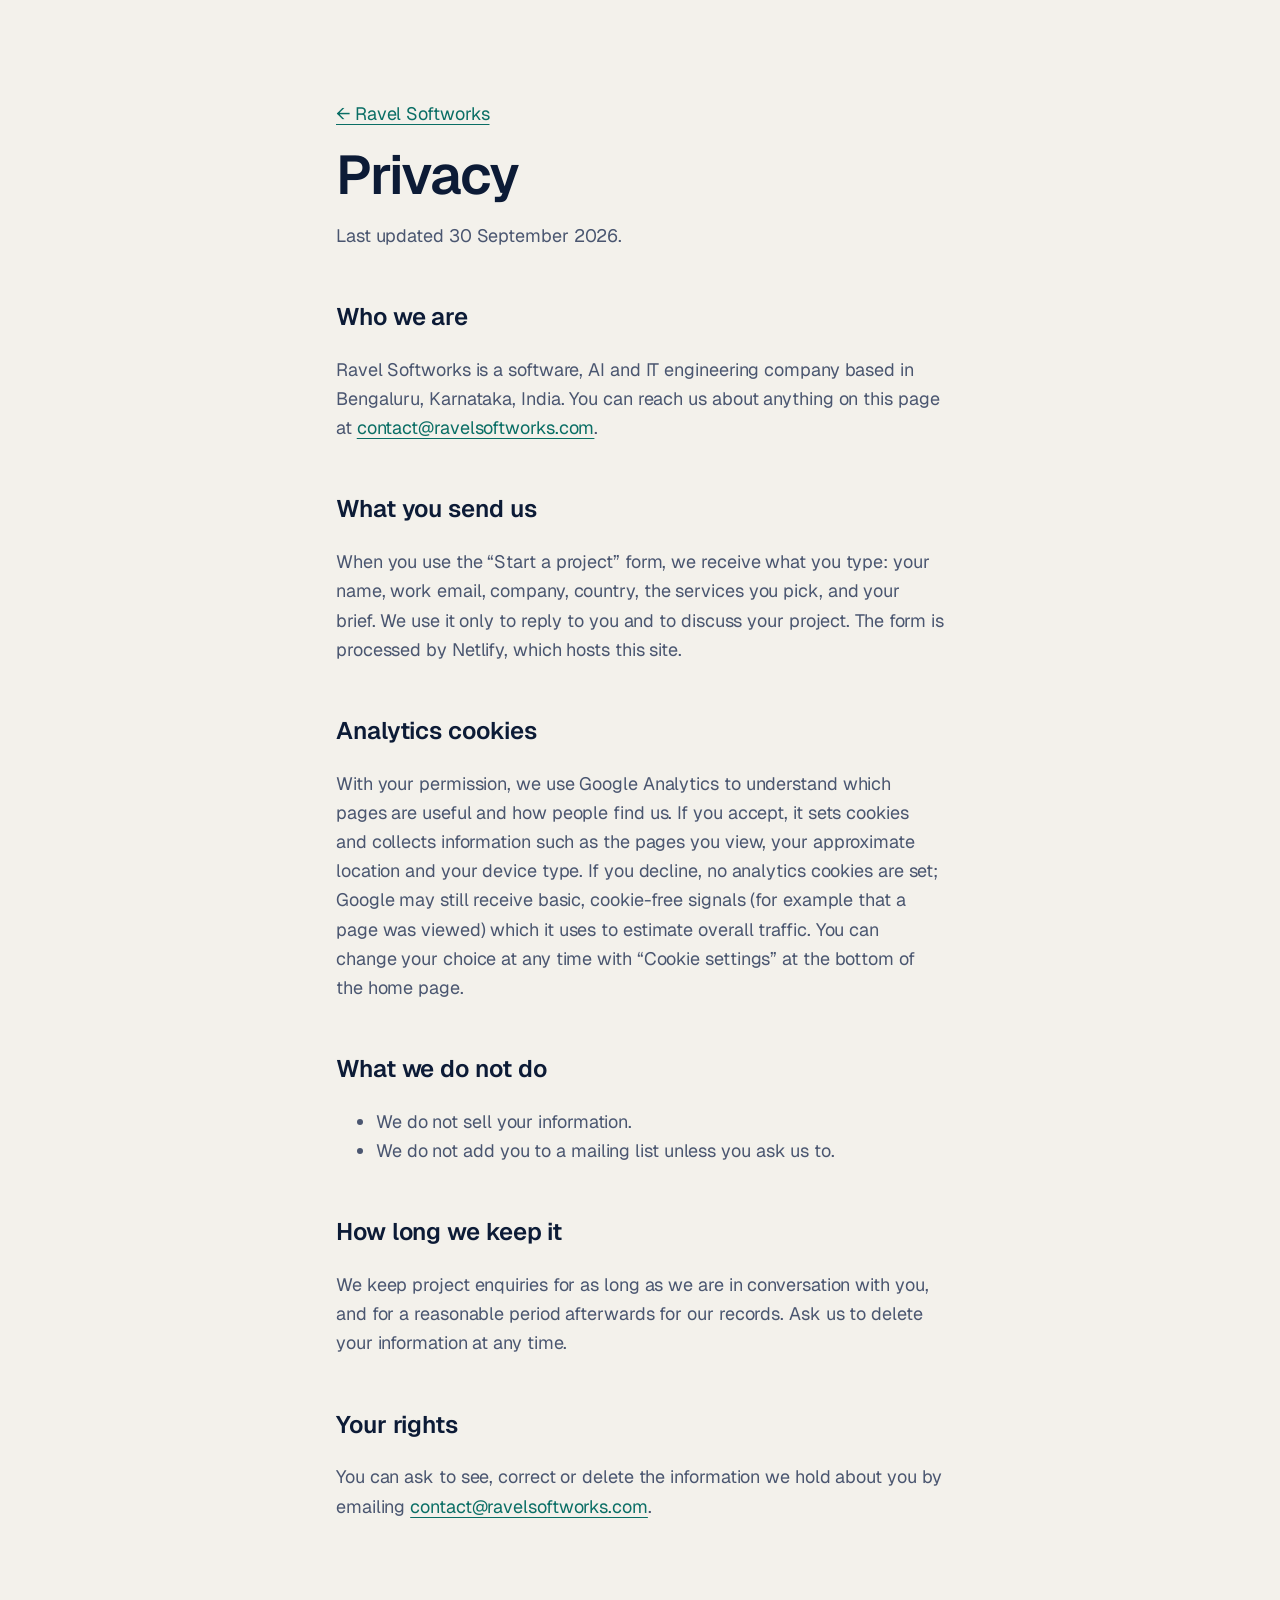
<file: privacy.html>
<!doctype html>
<html lang="en">
<head>
<!-- Google tag (gtag.js) with Consent Mode v2: analytics cookies stay off until
     the visitor accepts on the home page; the choice is remembered on every page. -->
<script>
  window.dataLayer = window.dataLayer || [];
  function gtag(){dataLayer.push(arguments);}
  var ravelConsent = 'denied';
  try { if (localStorage.getItem('ravel_consent') === 'granted') ravelConsent = 'granted'; } catch (e) {}
  gtag('consent', 'default', {
    analytics_storage: ravelConsent,
    ad_storage: 'denied', ad_user_data: 'denied', ad_personalization: 'denied',
    wait_for_update: 500
  });
  gtag('js', new Date());
  // local development and testing never report into the live property
  if (!/^(localhost|127\.0\.0\.1)$/.test(location.hostname)) gtag('config', 'G-DLK9LW97V6');
</script>
<script async src="https://www.googletagmanager.com/gtag/js?id=G-DLK9LW97V6"></script>
<meta charset="utf-8">
<meta name="viewport" content="width=device-width, initial-scale=1">
<title>Privacy | Ravel Softworks</title>
<meta name="description" content="How Ravel Softworks handles the information you send through this website, and how analytics cookies are used.">
<link rel="canonical" href="https://www.ravelsoftworks.com/privacy.html">
<link rel="icon" href="/assets/ravel-mark.svg" type="image/svg+xml">
<link rel="icon" href="/favicon.png" type="image/png" sizes="180x180">
<link rel="preconnect" href="https://fonts.googleapis.com">
<link rel="preconnect" href="https://fonts.gstatic.com" crossorigin>
<link href="https://fonts.googleapis.com/css2?family=Geist:wght@400;500;600&family=Geist+Mono:wght@400;500&display=swap" rel="stylesheet">
<link rel="stylesheet" href="/assets/scrollcraft.css">
<link rel="stylesheet" href="/assets/site.css">
<style>
  .legal { max-width: 46rem; padding-block: calc(var(--sc-section) * .7); }
  .legal h1 { margin: 0 0 var(--sc-3); }
  .legal h2 { font-size: var(--sc-t-lg); font-weight: 600; margin: var(--sc-7) 0 var(--sc-3); }
  .legal p, .legal li { color: var(--sc-ink-soft); }
  .legal a { color: #0A6E65; }
</style>
</head>
<body>
<!-- TODO(legal): a plain-language starting point, not legal advice. Have it reviewed before relying on it. -->
<main class="sc-wrap legal">
  <p><a href="/">&larr; Ravel Softworks</a></p>
  <h1 class="h2">Privacy</h1>
  <p>Last updated 30 September 2026.</p>

  <h2>Who we are</h2>
  <p>Ravel Softworks is a software, AI and IT engineering company based in Bengaluru, Karnataka, India. You can reach us about anything on this page at <a href="mailto:contact@ravelsoftworks.com">contact@ravelsoftworks.com</a>.</p>

  <h2>What you send us</h2>
  <p>When you use the &ldquo;Start a project&rdquo; form, we receive what you type: your name, work email, company, country, the services you pick, and your brief. We use it only to reply to you and to discuss your project. The form is processed by Netlify, which hosts this site.</p>

  <h2>Analytics cookies</h2>
  <p>With your permission, we use Google Analytics to understand which pages are useful and how people find us. If you accept, it sets cookies and collects information such as the pages you view, your approximate location and your device type. If you decline, no analytics cookies are set; Google may still receive basic, cookie-free signals (for example that a page was viewed) which it uses to estimate overall traffic. You can change your choice at any time with &ldquo;Cookie settings&rdquo; at the bottom of the home page.</p>

  <h2>What we do not do</h2>
  <ul>
    <li>We do not sell your information.</li>
    <li>We do not add you to a mailing list unless you ask us to.</li>
  </ul>

  <h2>How long we keep it</h2>
  <p>We keep project enquiries for as long as we are in conversation with you, and for a reasonable period afterwards for our records. Ask us to delete your information at any time.</p>

  <h2>Your rights</h2>
  <p>You can ask to see, correct or delete the information we hold about you by emailing <a href="mailto:contact@ravelsoftworks.com">contact@ravelsoftworks.com</a>.</p>
</main>
</body>
</html>
</file>
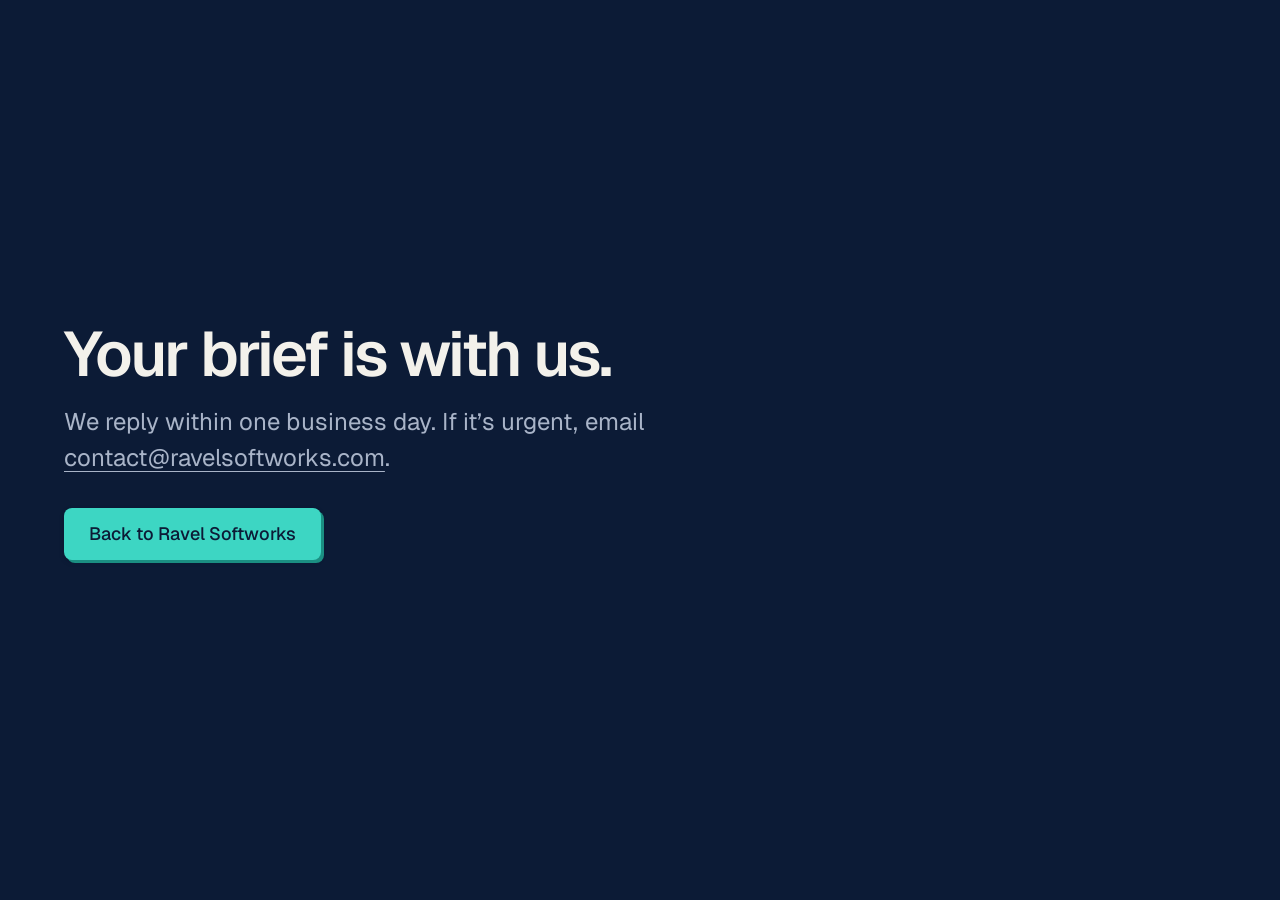
<file: thanks.html>
<!doctype html>
<html lang="en">
<head>
<!-- Google tag (gtag.js) with Consent Mode v2: analytics cookies stay off until
     the visitor accepts on the home page; the choice is remembered on every page. -->
<script>
  window.dataLayer = window.dataLayer || [];
  function gtag(){dataLayer.push(arguments);}
  var ravelConsent = 'denied';
  try { if (localStorage.getItem('ravel_consent') === 'granted') ravelConsent = 'granted'; } catch (e) {}
  gtag('consent', 'default', {
    analytics_storage: ravelConsent,
    ad_storage: 'denied', ad_user_data: 'denied', ad_personalization: 'denied',
    wait_for_update: 500
  });
  gtag('js', new Date());
  // local development and testing never report into the live property
  if (!/^(localhost|127\.0\.0\.1)$/.test(location.hostname)) gtag('config', 'G-DLK9LW97V6');
</script>
<script async src="https://www.googletagmanager.com/gtag/js?id=G-DLK9LW97V6"></script>
<meta charset="utf-8">
<meta name="viewport" content="width=device-width, initial-scale=1">
<title>Brief received | Ravel Softworks</title>
<meta name="robots" content="noindex">
<link rel="icon" href="/assets/ravel-mark.svg" type="image/svg+xml">
<link rel="icon" href="/favicon.png" type="image/png" sizes="180x180">
<link rel="preconnect" href="https://fonts.googleapis.com">
<link rel="preconnect" href="https://fonts.gstatic.com" crossorigin>
<link href="https://fonts.googleapis.com/css2?family=Geist:wght@400;500;600&family=Geist+Mono:wght@400;500&display=swap" rel="stylesheet">
<link rel="stylesheet" href="/assets/scrollcraft.css">
<link rel="stylesheet" href="/assets/site.css">
</head>
<body>
<main class="section section--navy thanks">
  <div class="sc-wrap">
    <h1 class="h2 h2--xl">Your brief is with us.</h1>
    <p class="head__dek">We reply within one business day. If it&rsquo;s urgent, email <a href="mailto:contact@ravelsoftworks.com">contact@ravelsoftworks.com</a>.</p>
    <p style="margin-top:2rem"><a class="btn btn--lg btn--accent" href="/">Back to Ravel Softworks</a></p>
  </div>
</main>
<style>.thanks{min-height:100svh;display:grid;align-items:center}</style>
</body>
</html>
</file>
<file: assets/scrollcraft.css>
/* ============================================================================
   scrollcraft.css: the taste floor
   ----------------------------------------------------------------------------
   Two layers, and the split matters:

     TOKENS   what you override per brand. Colour roles, the type ramp, the
              spacing scale, elevation, motion. A brand is ~12 values.
     DEVICES  what the engine drives. Do not restyle these to taste; they are
              the mechanism. Style your own markup instead.

   Nothing here draws a "component". There are no card, badge, or pill classes,
   because a stylesheet that ships those is how every page built on it ends up
   with the same shapes. You get a floor and a vocabulary; the composition is
   yours.
   ========================================================================== */

/* ---------------------------------------------------------------- tokens -- */
:root {
  /* --- colour roles. Override these six and the page is rebranded. -------- */
  --sc-canvas:      #08090b;   /* the page ground. Drift interpolates this.   */
  --sc-surface:     #101217;   /* anything raised off the ground             */
  --sc-ink:         #f4f2ef;   /* primary text                               */
  --sc-ink-soft:    #9a9ba1;   /* secondary text. Tinted, never flat gray.   */
  --sc-accent:      #d8ff3e;   /* ONE accent. It owns a region, not confetti. */
  --sc-accent-ink:  #08090b;   /* text that sits on the accent               */

  --sc-hairline:    color-mix(in oklab, var(--sc-ink) 12%, transparent);
  --sc-hairline-strong: color-mix(in oklab, var(--sc-ink) 22%, transparent);

  /* --- type. Two families max. Display carries voice, text carries prose. - */
  --sc-font-display: "Instrument Sans", "Geist", system-ui, sans-serif;
  --sc-font-text:    "Geist", system-ui, sans-serif;
  --sc-font-mono:    "Geist Mono", ui-monospace, monospace;

  /* Fluid ramp. Tracking tightens as size grows because a face set at 6rem
     with 0 tracking reads loose; this is optical correction, not decoration. */
  --sc-t-xs:   clamp(0.75rem, 0.72rem + 0.15vw, 0.82rem);
  --sc-t-sm:   clamp(0.875rem, 0.84rem + 0.18vw, 0.95rem);
  --sc-t-base: clamp(1rem, 0.96rem + 0.22vw, 1.125rem);
  --sc-t-lg:   clamp(1.2rem, 1.1rem + 0.5vw, 1.5rem);
  --sc-t-xl:   clamp(1.6rem, 1.35rem + 1.2vw, 2.25rem);
  --sc-t-2xl:  clamp(2.1rem, 1.6rem + 2.4vw, 3.4rem);
  --sc-t-3xl:  clamp(2.8rem, 1.9rem + 4.2vw, 5rem);
  --sc-t-4xl:  clamp(3.4rem, 1.9rem + 6.6vw, 7.5rem);

  --sc-track-tight:  -0.035em;
  --sc-track-snug:   -0.02em;
  --sc-track-normal: -0.005em;
  --sc-track-wide:    0.08em;

  --sc-leading-none: 0.94;
  --sc-leading-tight: 1.06;
  --sc-leading-body: 1.62;

  --sc-measure: 62ch;

  /* --- space. 4px base: the useful middle steps an 8-only scale misses. --- */
  --sc-1: 0.25rem;  --sc-2: 0.5rem;   --sc-3: 0.75rem;  --sc-4: 1rem;
  --sc-5: 1.5rem;   --sc-6: 2rem;     --sc-7: 3rem;     --sc-8: 4rem;
  --sc-9: 6rem;     --sc-10: 8rem;    --sc-11: 12rem;

  /* Section rhythm is fluid so a phone doesn't inherit desktop air. */
  --sc-section: clamp(4.5rem, 9vw, 11rem);
  --sc-gutter:  clamp(1.25rem, 5vw, 5.5rem);
  --sc-maxw:    82rem;

  /* --- radius. Pick one scale for the page and hold it. ------------------- */
  --sc-r-sm: 6px;  --sc-r-md: 12px;  --sc-r-lg: 20px;  --sc-r-pill: 999px;

  /* --- elevation. Every shadow has an offset AND a soft blur, and is tinted
         to the canvas hue. A zero-offset coloured halo is decoration, not
         depth, so there isn't one here. ---------------------------------- */
  --sc-shadow-color: 220 40% 2%;
  --sc-e1: 0 1px 2px hsl(var(--sc-shadow-color) / 0.28),
           0 2px 6px -1px hsl(var(--sc-shadow-color) / 0.20);
  --sc-e2: 0 2px 4px hsl(var(--sc-shadow-color) / 0.24),
           0 8px 18px -4px hsl(var(--sc-shadow-color) / 0.30);
  --sc-e3: 0 4px 8px hsl(var(--sc-shadow-color) / 0.22),
           0 18px 40px -8px hsl(var(--sc-shadow-color) / 0.38),
           0 48px 90px -24px hsl(var(--sc-shadow-color) / 0.30);

  /* Edge light: a 1px top highlight sells a raised surface better than any
     amount of blur, because real raised things catch light on their lip. */
  --sc-edge: inset 0 1px 0 color-mix(in oklab, var(--sc-ink) 10%, transparent);

  /* --- motion. Built-in CSS easings are too weak for UI. ------------------ */
  --sc-ease-out:    cubic-bezier(0.23, 1, 0.32, 1);
  --sc-ease-in-out: cubic-bezier(0.77, 0, 0.175, 1);
  --sc-ease-drawer: cubic-bezier(0.32, 0.72, 0, 1);
  --sc-d-fast: 160ms;  --sc-d-base: 240ms;  --sc-d-slow: 420ms;

  --sc-z-stage: 1; --sc-z-copy: 20; --sc-z-chrome: 60;
}

/* --------------------------------------------------------------- reset -- */
*, *::before, *::after { box-sizing: border-box; }
html { -webkit-text-size-adjust: 100%; scroll-behavior: smooth; }
@media (prefers-reduced-motion: reduce) { html { scroll-behavior: auto; } }

body {
  margin: 0;
  background: var(--sc-canvas);
  color: var(--sc-ink);
  font-family: var(--sc-font-text);
  font-size: var(--sc-t-base);
  line-height: var(--sc-leading-body);
  letter-spacing: var(--sc-track-normal);
  -webkit-font-smoothing: antialiased;
  text-rendering: optimizeLegibility;
  font-synthesis-weight: none;
  overflow-x: clip;
}
img, video, canvas, svg { display: block; max-width: 100%; }
button, input, select, textarea { font: inherit; color: inherit; }

/* ------------------------------------------------- the browser surfaces --
   The parts you did not draw still carry the design. Selection, caret, focus
   ring, scrollbar and tabular numerals all ship with defaults that belong to no
   design system. Theming them is the cheapest signal that a page was built
   rather than assembled, and it is the step that gets skipped most reliably. */
::selection { background: var(--sc-accent); color: var(--sc-accent-ink); }
:root { caret-color: var(--sc-accent); accent-color: var(--sc-accent); }
:focus-visible {
  outline: 2px solid var(--sc-accent);
  outline-offset: 3px;
  border-radius: var(--sc-r-sm);
}
:where(a) { color: inherit; text-decoration-thickness: 1px; text-underline-offset: 0.22em; }
@supports (scrollbar-color: auto) {
  html { scrollbar-color: color-mix(in oklab, var(--sc-ink) 26%, transparent) transparent; scrollbar-width: thin; }
}
:where(table, .sc-nums, [data-sc-count]) { font-variant-numeric: tabular-nums; }

/* ----------------------------------------------------------- typography -- */
.sc-display {
  font-family: var(--sc-font-display);
  font-weight: 500;
  line-height: var(--sc-leading-none);
  letter-spacing: var(--sc-track-tight);
  text-wrap: balance;
  margin: 0;
}
.sc-display--xl { font-size: var(--sc-t-4xl); }
.sc-display--lg { font-size: var(--sc-t-3xl); }
.sc-display--md { font-size: var(--sc-t-2xl); letter-spacing: var(--sc-track-snug); }
.sc-lede {
  font-size: var(--sc-t-lg);
  line-height: 1.44;
  letter-spacing: var(--sc-track-snug);
  color: var(--sc-ink);
  max-width: 46ch;
  text-wrap: pretty;
  margin: 0;
}
.sc-body { max-width: var(--sc-measure); color: var(--sc-ink-soft); text-wrap: pretty; margin: 0; }
.sc-label {
  font-family: var(--sc-font-mono);
  font-size: var(--sc-t-xs);
  letter-spacing: var(--sc-track-wide);
  text-transform: uppercase;
  color: var(--sc-ink-soft);
}

/* ---------------------------------------------------------------- layout -- */
.sc-wrap { width: 100%; max-width: var(--sc-maxw); margin-inline: auto; padding-inline: var(--sc-gutter); }
.sc-section { padding-block: var(--sc-section); }
/* More space above a heading than below it: the gap belongs to the boundary,
   not to the pair. */
.sc-stack > * + * { margin-top: var(--sc-4); }
.sc-stack > :is(h1,h2,h3) { margin-top: var(--sc-7); }
.sc-stack > :is(h1,h2,h3):first-child { margin-top: 0; }
.sc-rule { height: 1px; border: 0; background: var(--sc-hairline); margin: 0; }

/* =============================================================== DEVICES ==
   Driven by the engine. Restyle your own markup, not these.                */

.sc-act--pinned { position: relative; }
.sc-stage {
  position: sticky; top: 0;
  height: 100vh; height: 100svh;
  overflow: clip;
  z-index: var(--sc-z-stage);
}

/* scrub / sequence media */
.sc-stage :is(video[data-sc-scrub], canvas[data-sc-sequence], .sc-stage__poster) {
  position: absolute; inset: 0;
  width: 100%; height: 100%;
  object-fit: cover;
}
video[data-sc-scrub] { opacity: 0; transition: opacity 380ms var(--sc-ease-out); }
.sc-has-clip video[data-sc-scrub] { opacity: 1; }
/* The poster is a live frame-holder, not a placeholder: it stays up until a
   real video frame has painted, which is what stops the blank-stage flash. */
.sc-stage__poster { z-index: 0; transition: opacity 380ms var(--sc-ease-out); }
.sc-has-clip .sc-stage__poster { opacity: 0; }

/* A scrim only where text sits. A full-frame darkening layer flattens the
   image everywhere to fix contrast in one corner. */
.sc-scrim {
  position: absolute; inset: 0; pointer-events: none; z-index: 1;
  background: linear-gradient(
    var(--sc-scrim-angle, 180deg),
    color-mix(in oklab, var(--sc-canvas) var(--sc-scrim-a, 78%), transparent) 0%,
    color-mix(in oklab, var(--sc-canvas) 30%, transparent) 42%,
    transparent 68%);
}
/* Point the scrim at the copy. A scrim gradient that darkens the top while the
   copy sits at the bottom fixes contrast nowhere and flattens the image
   everywhere, which is the most common way text-over-video goes wrong. */
.sc-scrim--bottom { --sc-scrim-angle: 0deg; }
.sc-scrim--left   { --sc-scrim-angle: 90deg; }
.sc-scrim--right  { --sc-scrim-angle: 270deg; }

/* Corner scrims, for copy anchored to a corner. An edge gradient has to darken
   a whole band across the frame to cover one corner; a corner gradient puts the
   density where the text is and leaves the rest of the image alone. Pair with
   .sc-copy--lead / .sc-copy--trail. */
.sc-scrim--lead {
  background: linear-gradient(to top right,
    color-mix(in oklab, var(--sc-canvas) 94%, transparent) 0%,
    color-mix(in oklab, var(--sc-canvas) 72%, transparent) 30%,
    color-mix(in oklab, var(--sc-canvas) 30%, transparent) 52%,
    transparent 72%);
}
.sc-scrim--trail {
  background: linear-gradient(to top left,
    color-mix(in oklab, var(--sc-canvas) 94%, transparent) 0%,
    color-mix(in oklab, var(--sc-canvas) 72%, transparent) 30%,
    color-mix(in oklab, var(--sc-canvas) 30%, transparent) 52%,
    transparent 72%);
}
/* A band across the bottom, for copy that spans the full width of the frame.
   That is what both corner anchors become below 860px, and it is also the right
   shape whenever the copy block is wider than a corner. */
.sc-scrim--band {
  background: linear-gradient(to top,
    color-mix(in oklab, var(--sc-canvas) 94%, transparent) 0%,
    color-mix(in oklab, var(--sc-canvas) 74%, transparent) 22%,
    color-mix(in oklab, var(--sc-canvas) 30%, transparent) 42%,
    transparent 58%);
}
.sc-scrim--vignette {
  background: radial-gradient(120% 90% at 50% 45%, transparent 40%,
              color-mix(in oklab, var(--sc-canvas) 70%, transparent) 100%);
}

/* copy over a stage.
   max-width is in rem, never ch. A `ch` on this container resolves against the
   CONTAINER's font-size (body size), not the display size of the heading inside
   it, so `max-width: 20ch` here silently produces a ~180px column and wraps a
   hero headline to six lines. Set a ch measure on the text element itself. */
.sc-copy {
  position: absolute; z-index: var(--sc-z-copy);
  inset-inline: var(--sc-gutter);
  max-width: min(46rem, 76vw);
  will-change: opacity, transform;
}
.sc-copy--lead   { left: var(--sc-gutter); bottom: clamp(3rem, 12vh, 9rem); }
/* inset-inline FIRST. It is the shorthand for left+right, so declaring it after
   `left: 50%` resets left to auto and the block drifts off the left edge. */
.sc-copy--center { inset-inline: auto; left: 50%; top: 50%; translate: -50% -50%; text-align: center; }
.sc-copy--trail  { inset-inline: auto; right: var(--sc-gutter); bottom: clamp(3rem, 12vh, 9rem); text-align: right; }

/* cue defaults: the engine writes opacity/transform inline, these are the
   pre-paint state so nothing flashes before the first read() */
[data-sc-cue] { opacity: 0; will-change: opacity, transform; }
.sc-ready [data-sc-cue] { transition: none; }

/* kinetic split */
.sc-split { display: inline-block; overflow: hidden; vertical-align: top; }
/* Descenders live below the baseline; a line mask clipped to the line box eats
   the tails off g, y, p, j. The padding buys them room back. */
.sc-split--line { display: block; padding-bottom: 0.14em; margin-bottom: -0.14em; }
.sc-split__i { display: inline-block; will-change: transform, opacity; }
.sc-is-split { opacity: 1 !important; }

/* horizontal rail */
[data-sc-pan] { display: flex; will-change: transform; }

/* reveal + parallax */
[data-sc-reveal] { will-change: clip-path; }
[data-sc-parallax] { will-change: transform; }

/* flow reveal (fires once) */
[data-sc-in], [data-sc-stagger] > * {
  opacity: 0;
  transform: translate3d(0, 14px, 0);
  transition: opacity 620ms var(--sc-ease-out), transform 620ms var(--sc-ease-out);
}
[data-sc-in].sc-in, [data-sc-stagger] > .sc-in { opacity: 1; transform: none; }

/* pointer devices */
[data-sc-tilt] { transform-style: preserve-3d; will-change: transform; }
[data-sc-magnet] { will-change: transform; }
/* isolation always; position only if nothing more specific already set it.
   Written with :where() (zero specificity) on purpose: a plain `position:
   relative` here has the same weight as `.sc-stage` and, being later in the
   file, silently wins. A stage carrying both attributes then stops being
   sticky and the whole act scrolls away instead of pinning. */
[data-sc-spotlight] { isolation: isolate; }
:where([data-sc-spotlight]) { position: relative; }
[data-sc-spotlight]::after {
  content: ""; position: absolute; inset: 0; pointer-events: none; z-index: 2;
  background: radial-gradient(
    28rem 28rem at calc(var(--sc-mx, 0.5) * 100%) calc(var(--sc-my, 0.5) * 100%),
    color-mix(in oklab, var(--sc-accent) 16%, transparent), transparent 70%);
  opacity: 0; transition: opacity var(--sc-d-slow) var(--sc-ease-out);
}
[data-sc-spotlight]:hover::after { opacity: 1; }

/* =========================================================== WORLDFLIGHT ==
   One fixed stage for the whole page. The only thing in document flow is the
   spacer, and it is empty. If you find yourself adding a section here, you want
   act mode instead: the moment a real block scrolls past the fixed stage, the
   page has a seam again and the whole point is gone.                        */

[data-sc-mode="worldflight"] { position: relative; }

.sc-world {
  position: fixed; inset: 0;
  overflow: clip;
  z-index: var(--sc-z-stage);
  background: var(--sc-canvas);
}

/* Every leg is mounted for the life of the page and stacked in the same box.
   The engine owns opacity, visibility and z-index here; do not set them. */
.sc-world__seg {
  position: absolute; inset: 0;
  opacity: 0;
  will-change: opacity;
}
.sc-world__seg > :is(video, img, canvas) {
  position: absolute; inset: 0;
  width: 100%; height: 100%;
  object-fit: cover;
}
/* The poster is the frame-holder AND the first camera move: the engine pushes
   it in slowly until a real decoded frame is available to replace it. */
.sc-world__poster {
  z-index: 0;
  transform-origin: 50% 50%;
  transition: opacity 420ms var(--sc-ease-out);
}
.sc-world__seg > video { z-index: 1; }
.sc-world__seg.sc-has-clip .sc-world__poster { opacity: 0; }
/* The act stylesheet lights a clip through its ancestor act. A worldflight leg
   has no act, so match the class the engine also writes on the clip itself. */
video[data-sc-scrub].sc-has-clip { opacity: 1; }

/* The copy layer is fixed too, and inert by default: the engine hands
   pointer-events back to a block only while it is actually legible. */
.sc-world__copy {
  position: fixed; inset: 0;
  z-index: var(--sc-z-copy);
  pointer-events: none;
}
.sc-world__scrim { position: absolute; inset: 0; pointer-events: none; z-index: 0; }
[data-sc-copy] {
  opacity: 0;
  pointer-events: none;
  will-change: opacity, transform;
}
.sc-ready [data-sc-copy] { transition: none; }

/* The track. Empty on purpose. */
.sc-world__spacer { pointer-events: none; }

/* scroll progress */
[data-sc-progress] {
  position: fixed; inset: 0 0 auto 0; height: 2px; z-index: var(--sc-z-chrome);
  background: var(--sc-accent); transform-origin: 0 50%; transform: scaleX(0);
  will-change: transform;
}

/* ----------------------------------------------------------- atmosphere --
   Depth is not only shadow. Grain keeps a flat dark ground from banding, and
   it is the difference between "a dark page" and "a lit room". */
.sc-grain { position: fixed; inset: 0; pointer-events: none; z-index: 3; opacity: 0.045; }
.sc-grain::before {
  content: ""; position: absolute; inset: -50%;
  background-image: url("data:image/svg+xml;utf8,<svg xmlns='http://www.w3.org/2000/svg' width='140' height='140'><filter id='n'><feTurbulence type='fractalNoise' baseFrequency='0.85' numOctaves='3'/></filter><rect width='140' height='140' filter='url(%23n)'/></svg>");
}

/* -------------------------------------------------------- reduced motion -- */
@media (prefers-reduced-motion: reduce) {
  /* Fewer and gentler, not zero. Opacity still carries the reveal so the page
     is comprehensible; every position change is dropped. */
  [data-sc-in], [data-sc-stagger] > * { transform: none; transition-duration: 220ms; }
  [data-sc-parallax], [data-sc-pan], .sc-split__i { transform: none !important; }
  /* A wipe is a position change too. Show reveal content settled. */
  [data-sc-reveal] { clip-path: none !important; }
  /* A rail's transform IS its navigation, not decoration. Zeroing it the way
     parallax and kinetic type are zeroed parks the act on its first screenful
     and makes everything past the fold unreachable: a device degrading into
     missing content. Hand the travel back to the reader as an ordinary scroll
     region instead, so the same items are all still gettable without motion.
     A build that would rather re-lay the rail out as a grid can still do that;
     this is the floor, not the ceiling. */
  [data-sc-act="pan"] .sc-stage,
  [data-sc-act="pan"] [data-sc-stage] {
    overflow-x: auto; overflow-y: hidden;
    overscroll-behavior-x: contain;
    scroll-snap-type: x proximity;
  }
  [data-sc-pan] > * { scroll-snap-align: center; }
  [data-sc-spotlight]::after { display: none; }
  /* A worldflight keeps its whole story here. No clip is ever fetched, so the
     posters are the film, and they cross-dissolve through exactly the same
     seams at exactly the same scroll positions. The push-in and the copy drift
     are the only things that go. */
  .sc-world__poster, [data-sc-copy] { transform: none !important; }
}

/* --------------------------------------------------------------- mobile -- */
@media (max-width: 860px) {
  .sc-copy { inset-inline: var(--sc-gutter); max-width: none; }
  .sc-copy--trail { text-align: left; }
  .sc-stage { height: 100svh; }
  /* .sc-copy--trail re-anchors to the left and spans the full width here, so a
     bottom-RIGHT corner gradient darkens the one corner the copy just left and
     guarantees a contrast failure over any bright clip. Point the density at
     the copy: the same band .sc-scrim--band paints. */
  .sc-scrim--trail {
    background: linear-gradient(to top,
      color-mix(in oklab, var(--sc-canvas) 94%, transparent) 0%,
      color-mix(in oklab, var(--sc-canvas) 74%, transparent) 22%,
      color-mix(in oklab, var(--sc-canvas) 30%, transparent) 42%,
      transparent 58%);
  }
}
</file>
<file: assets/site.css>
/* Ravel Softworks: a tech consultancy landing page.
   Paper and navy grounds, logo teal as the one accent (deep on paper, bright on navy). */

:root {
  --paper: #F3F1EB;
  --paper-2: #E9E6DE;
  --white: #FBFAF7;
  --navy: #0C1B36;
  --navy-2: #142849;

  --sc-canvas: var(--paper);
  --sc-surface: var(--white);
  --sc-ink: #0C1B36;
  --sc-ink-soft: #4A5670;
  --sc-accent: #0A6E65;
  --sc-accent-ink: #F3F1EB;

  --sc-font-display: "Geist", system-ui, sans-serif;
  --sc-font-text: "Geist", system-ui, sans-serif;
  --sc-font-mono: "Geist Mono", ui-monospace, monospace;
  --sc-shadow-color: 220 45% 12%;
  --r: 10px;
  --nav-h: 68px;
}

html { scroll-padding-top: calc(var(--nav-h) + 12px); }
body { background: var(--paper); }
[hidden] { display: none !important; }

.section--navy {
  --sc-canvas: var(--navy); --sc-surface: var(--navy-2);
  --sc-ink: #F3F1EB; --sc-ink-soft: #A9B4C8;
  --sc-accent: #3DD6C3; --sc-accent-ink: #0C1B36;
  background: var(--navy); color: var(--sc-ink);
  letter-spacing: 0.004em;
}
.section--tint { background: var(--paper-2); }

.skip { position: fixed; left: 1rem; top: 1rem; z-index: 100; background: var(--navy); color: var(--paper); padding: .6rem 1rem; transform: translateY(-200%); }
.skip:focus { transform: none; }

/* ------------------------------------------------------------ type ---- */
.h2 {
  font-family: var(--sc-font-display); font-weight: 600;
  font-size: var(--sc-t-2xl); line-height: 1.05; letter-spacing: -0.035em;
  margin: 0; text-wrap: balance;
}
.h2--xl { font-size: clamp(2.2rem, 1.2rem + 3.4vw, 4.4rem); letter-spacing: -0.04em; }
.h3 { font-size: var(--sc-t-lg); font-weight: 600; letter-spacing: -0.015em; margin: 0 0 var(--sc-4); }
.eyebrow { margin: 0 0 var(--sc-3); font-family: var(--sc-font-mono); font-size: var(--sc-t-xs); letter-spacing: .08em; text-transform: uppercase; color: var(--sc-accent); }
.head { margin-bottom: clamp(2rem, 4vw, 3.5rem); max-width: 44rem; }
.head__dek { margin: var(--sc-4) 0 0; color: var(--sc-ink-soft); font-size: var(--sc-t-lg); line-height: 1.5; max-width: 42ch; text-wrap: pretty; }
.head--split { max-width: none; display: grid; grid-template-columns: 1fr 1fr; gap: var(--sc-6); align-items: end; }
.head--split .head__dek { margin: 0; justify-self: end; }

.section { position: relative; padding-block: var(--sc-section); }

/* ------------------------------------------------------------ buttons -- */
.btn {
  display: inline-flex; align-items: center; justify-content: center; gap: .55em;
  min-height: 2.75rem; padding: 0 1.15rem;
  background: var(--navy); color: var(--paper);
  font-weight: 500; font-size: var(--sc-t-sm); letter-spacing: 0;
  text-decoration: none; border: 1px solid transparent; border-radius: 8px;
  box-shadow: var(--sc-e1);
  cursor: pointer; white-space: nowrap;
  transition: background-color 160ms var(--sc-ease-out), color 160ms var(--sc-ease-out), border-color 160ms var(--sc-ease-out), transform 120ms var(--sc-ease-out);
}
.btn svg { width: 1.1em; height: 1.1em; }
.btn--lg { min-height: 3.25rem; padding: 0 1.5rem; font-size: var(--sc-t-base); }
.btn--ghost { background: transparent; color: var(--sc-ink); border-color: color-mix(in oklab, var(--sc-ink) 22%, transparent); box-shadow: none; }
.btn--accent { background: var(--sc-accent); color: var(--sc-accent-ink); }
/* primary buttons carry a block edge: a darker side that the button presses into */
.btn:not(.btn--ghost) { box-shadow: 3px 3px 0 0 var(--btn-edge, #040B1A), var(--sc-e1); }
.btn--accent { --btn-edge: #1B8F82; }
.btn:not(.btn--ghost):active { transform: translate(2px, 2px); box-shadow: 1px 1px 0 0 var(--btn-edge, #040B1A); }
.btn--ghost:active { transform: translateY(1px) scale(0.98); }
.btn[disabled] { opacity: .6; cursor: not-allowed; }
.is-sending .btn[disabled] { cursor: wait; }
@media (hover: hover) and (pointer: fine) {
  .btn:hover { background: #0A6E65; color: #F3F1EB; --btn-edge: #064E47; }
  .btn--ghost:hover { background: color-mix(in oklab, var(--sc-ink) 6%, transparent); color: var(--sc-ink); border-color: var(--sc-ink); }
  .btn--accent:hover { background: #F3F1EB; color: var(--navy); --btn-edge: #9FB0C9; }
}

/* ------------------------------------------------------------ nav ---- */
.nav {
  position: fixed; inset: 0 0 auto 0; z-index: var(--sc-z-chrome);
  height: var(--nav-h);
  background: color-mix(in oklab, var(--paper) 96%, transparent);
  backdrop-filter: saturate(1.4) blur(12px);
  border-bottom: 1px solid transparent;
  transition: border-color 200ms var(--sc-ease-out), box-shadow 200ms var(--sc-ease-out);
  --sc-ink: #0C1B36; --sc-accent: #0A6E65;
  color: var(--sc-ink);
}
.nav.is-scrolled { border-color: color-mix(in oklab, var(--navy) 10%, transparent); box-shadow: 0 6px 20px -12px hsl(var(--sc-shadow-color) / .25); }
.nav__inner { height: 100%; max-width: var(--sc-maxw); margin-inline: auto; padding-inline: var(--sc-gutter); display: flex; align-items: center; gap: var(--sc-6); }
.nav__brand { white-space: nowrap; flex: none; display: inline-flex; align-items: center; gap: .6rem; text-decoration: none; font-size: 1.02rem; letter-spacing: -0.01em; margin: 0; color: var(--sc-ink); }
.nav__brand img { width: 30px; height: 30px; }
.nav__brand b { font-weight: 600; }
.nav__links { display: flex; gap: var(--sc-1); margin-left: auto; }
.nav__links a { padding: .5rem .8rem; border-radius: 6px; text-decoration: none; font-size: var(--sc-t-sm); color: var(--sc-ink-soft); transition: color 140ms var(--sc-ease-out), background-color 140ms var(--sc-ease-out); }
.nav__links a:hover { color: var(--sc-ink); background: color-mix(in oklab, var(--navy) 6%, transparent); }
.nav__actions { display: flex; align-items: center; gap: var(--sc-2); }
.nav__burger { display: none; width: 2.75rem; height: 2.75rem; border: 0; background: none; cursor: pointer; position: relative; border-radius: 6px; }
.nav__burger span { position: absolute; left: 12px; right: 12px; height: 1.5px; background: var(--navy); transition: transform 200ms var(--sc-ease-out); }
.nav__burger span:first-child { top: 17px; } .nav__burger span:last-child { top: 25px; }
.nav__burger[aria-expanded="true"] span:first-child { transform: translateY(4px) rotate(45deg); }
.nav__burger[aria-expanded="true"] span:last-child { transform: translateY(-4px) rotate(-45deg); }

/* ------------------------------------------------------------ hero ---- */
.hero__stage {
  display: grid; grid-template-columns: minmax(0, 1fr) minmax(0, 1.05fr);
  align-items: center; gap: var(--sc-6);
  padding: calc(var(--nav-h) + 1rem) var(--sc-gutter) 2rem;
  max-width: 96rem; margin-inline: auto;
}
.hero__copy { position: relative; z-index: 4; }
.badge {
  display: inline-flex; align-items: center; gap: .55rem; margin: 0 0 var(--sc-6);
  padding: .4rem .8rem; border-radius: 999px;
  background: var(--white); border: 1px solid color-mix(in oklab, var(--navy) 12%, transparent);
  font-size: var(--sc-t-xs); color: var(--sc-ink-soft); box-shadow: var(--sc-e1);
}
.badge__dot { width: .5rem; height: .5rem; border-radius: 50%; background: #12B8A6; box-shadow: 0 0 0 3px color-mix(in oklab, #12B8A6 22%, transparent); }
.hero__h1 {
  font-weight: 600; font-size: clamp(2.5rem, 1.2rem + 3.7vw, 5rem);
  line-height: 1.0; letter-spacing: -0.045em; margin: 0; max-width: 14ch; text-wrap: balance;
}
.hero__sub { margin: var(--sc-5) 0 0; max-width: 42ch; font-size: var(--sc-t-lg); line-height: 1.5; color: var(--sc-ink-soft); text-wrap: pretty; }
.hero__actions { display: flex; flex-wrap: wrap; gap: var(--sc-3); margin: var(--sc-6) 0 0; }

.hero__art { position: relative; height: min(76vh, 44rem); display: flex; align-items: center; }
.hero__svg { width: 100%; height: 100%; overflow: visible; will-change: transform; }
.hero__cubes { position: absolute; max-width: none; pointer-events: none; will-change: transform; }
.hero__svg { position: relative; }
.hero__svg text, .why__media text, #builder-svg text { font-family: var(--sc-font-mono); }
.hero__far {
  position: absolute; inset: -6% -10%;
  background-image: radial-gradient(circle, color-mix(in oklab, var(--navy) 22%, transparent) 1px, transparent 1.4px);
  background-size: 26px 15px;
  -webkit-mask-image: radial-gradient(60% 60% at 55% 50%, #000 30%, transparent 75%);
          mask-image: radial-gradient(60% 60% at 55% 50%, #000 30%, transparent 75%);
  will-change: transform;
}
.hero__near { position: absolute; inset: 0; pointer-events: none; z-index: 3; }
.near { position: absolute; width: clamp(56px, 7vw, 104px); height: auto; will-change: transform; filter: blur(1.2px); }
.near--a { left: -8%; top: 8%; }
.near--b { right: -2%; bottom: 14%; width: clamp(70px, 9vw, 136px); filter: blur(2.4px); }
.near--c { right: 22%; top: 0; width: clamp(40px, 4.6vw, 70px); filter: blur(.6px); }

/* ------------------------------------------------------------ trust --- */
.trust { background: var(--white); border-block: 1px solid color-mix(in oklab, var(--navy) 8%, transparent); position: relative; z-index: 2; }
.trust__list { list-style: none; margin: 0 auto; display: grid; grid-template-columns: repeat(4, minmax(0, 1fr)); }
.trust__list li { display: flex; gap: .85rem; align-items: flex-start; padding: var(--sc-5) var(--sc-4); }
.trust__list li + li { border-left: 1px solid color-mix(in oklab, var(--navy) 8%, transparent); }
.bicon { flex: none; display: block; width: 2.3rem; height: 2.3rem; }
.bicon svg { width: 100%; height: 100%; overflow: visible; }
.trust .bicon { width: 2.9rem; height: 2.9rem; margin-top: -.35rem; }
.trust p { margin: 0; font-size: var(--sc-t-sm); line-height: 1.35; }
.trust b { display: block; font-weight: 600; }
.trust span { color: var(--sc-ink-soft); }

/* ------------------------------------------------------- stepped edges --
   Where paper meets navy, the boundary steps up like stacked blocks (top right)
   and back down (bottom left). */
.problems, .process, .contact { position: relative; }
.problems::before, .process::before, .contact::before,
.problems::after, .process::after {
  content: ""; position: absolute; left: 0; right: 0; height: 24px; background: var(--navy);
  pointer-events: none; z-index: 2;
}
.problems::before, .process::before, .contact::before {
  top: -23px;
  clip-path: polygon(0 100%, 76% 100%, 76% 66.6%, 84% 66.6%, 84% 33.3%, 92% 33.3%, 92% 0, 100% 0, 100% 100%);
}
.problems::after, .process::after {
  bottom: -23px;
  clip-path: polygon(0 0, 100% 0, 24% 0, 24% 33.3%, 16% 33.3%, 16% 66.6%, 8% 66.6%, 8% 100%, 0 100%);
}

/* ------------------------------------------------------------ problems -- */
#problems { padding-block: clamp(5rem, 11vw, 9rem); }
.statement { max-width: 60rem; padding-bottom: .15em; }
.statement .h2 { max-width: 22ch; }
.statement .word { opacity: var(--lit, 1); transition: opacity 180ms linear; }
/* three parts that fit together: no gap between them, so once the scroll has
   pulled them home they read as one panel with hairline seams */
.pains { list-style: none; padding: 0; margin: clamp(3rem, 6vw, 5rem) 0 0; display: grid; grid-template-columns: repeat(3, minmax(0, 1fr)); gap: 0; }
.pains li { padding: var(--sc-6); background: var(--navy-2); box-shadow: var(--sc-edge); will-change: transform; }
.pains li:first-child { border-radius: var(--r) 0 0 var(--r); }
.pains li:last-child { border-radius: 0 var(--r) var(--r) 0; }
.pains li + li { border-left: 1px solid color-mix(in oklab, var(--sc-ink) 10%, transparent); }
.pains .bicon { width: 3.2rem; height: 3.2rem; margin-left: -.2rem; }
.pains h3 { margin: var(--sc-5) 0 var(--sc-2); font-size: var(--sc-t-lg); font-weight: 600; letter-spacing: -0.015em; }
.pains p { margin: 0; color: var(--sc-ink-soft); }
.pains__turn { opacity: var(--turn, 1); transform: translateY(calc((1 - var(--turn, 1)) * 12px)); margin: var(--sc-7) 0 0; font-size: var(--sc-t-xl); font-weight: 500; letter-spacing: -0.02em; line-height: 1.3; max-width: 34ch; color: var(--sc-accent); }

/* ------------------------------------------------------------ services -- */
/* The heading holds on the left; the cards stack on the right, each one
   sticking a little lower than the last so the stack's edges stay visible. */
.services { display: grid; grid-template-columns: minmax(0, 0.75fr) minmax(0, 1.25fr); gap: var(--sc-8); align-items: start; }
.services__head { position: sticky; top: calc(var(--nav-h) + 3rem); margin: 0; }
.stack { display: grid; gap: 5vh; padding-bottom: 6vh; }
.card {
  position: sticky; top: calc(var(--nav-h) + 1.5rem + var(--i) * 14px);
  display: grid; grid-template-columns: minmax(0, 0.95fr) minmax(0, 1fr); min-height: 19rem;
  background: var(--white); border-radius: var(--r); overflow: hidden;
  border: 1px solid color-mix(in oklab, var(--navy) 8%, transparent);
  box-shadow: var(--sc-e2);
  transform-origin: 50% 0; will-change: transform;
}
.card::after {                             /* darkens a card as the next one covers it */
  content: ""; position: absolute; inset: 0; pointer-events: none; border-radius: inherit;
  background: var(--navy); opacity: calc(var(--cover, 0) * 0.22);
}
.card__media { background: linear-gradient(160deg, #EDEAE2, #E1DDD2); display: grid; place-items: center; overflow: hidden; position: relative; min-height: 100%; }
.card__media::before { content: ""; position: absolute; inset: 0; background-image: radial-gradient(circle, color-mix(in oklab, var(--navy) 16%, transparent) 1px, transparent 1.3px); background-size: 22px 13px; opacity: .8; }
.card__media svg, .card__media img { position: relative; width: 100%; height: 100%; object-fit: cover; }
.card__body { padding: var(--sc-6); display: flex; flex-direction: column; }
.card h3 { margin: 0 0 var(--sc-3); font-size: var(--sc-t-xl); font-weight: 600; letter-spacing: -0.025em; line-height: 1.15; }
.card p { margin: 0; color: var(--sc-ink-soft); font-size: var(--sc-t-sm); line-height: 1.6; text-wrap: pretty; }
.tags { list-style: none; margin: auto 0 0; padding: var(--sc-5) 0 0; display: flex; flex-wrap: wrap; gap: .4rem; }
.tags li { font-family: var(--sc-font-mono); font-size: .72rem; padding: .25rem .55rem; border-radius: 999px; background: var(--paper); color: var(--sc-ink-soft); border: 1px solid color-mix(in oklab, var(--navy) 8%, transparent); }

/* ------------------------------------------------------------ demo ---- */
.automation__stage { display: flex; align-items: center; padding-top: calc(var(--nav-h) + 1rem); padding-bottom: 1rem; }
.automation__stage > .sc-wrap { width: 100%; }
.automation .head { margin-bottom: var(--sc-6); }
.demo__bar { height: 3px; background: color-mix(in oklab, var(--navy) 8%, transparent); }
.demo__bar span { display: block; height: 100%; background: #12B8A6; transform-origin: 0 50%; transform: scaleX(var(--demo-p, 0)); }
.teams { padding-top: var(--sc-7); }
.teams .depts { margin-top: 0; }
.demo { background: var(--white); border-radius: var(--r); border: 1px solid color-mix(in oklab, var(--navy) 8%, transparent); box-shadow: var(--sc-e2); overflow: hidden; }
.demo__tabs { display: flex; gap: var(--sc-1); padding: var(--sc-2); background: var(--paper); border-bottom: 1px solid color-mix(in oklab, var(--navy) 8%, transparent); overflow-x: auto; }
.demo__tabs button { flex: none; border: 0; background: none; padding: .6rem 1rem; border-radius: 6px; font-size: var(--sc-t-sm); color: var(--sc-ink-soft); cursor: pointer; transition: background-color 150ms var(--sc-ease-out), color 150ms var(--sc-ease-out); }
.demo__tabs button:hover { color: var(--sc-ink); }
.demo__tabs button[aria-selected="true"] { background: var(--navy); color: var(--paper); }
.demo__panel { display: grid; grid-template-columns: 1fr 1.6fr 1fr; min-height: 22rem; }
.demo__col { padding: var(--sc-6) var(--sc-5); }
.demo__col + .demo__col { border-left: 1px solid color-mix(in oklab, var(--navy) 8%, transparent); }
.demo__col--agent { background: color-mix(in oklab, var(--paper) 50%, var(--white)); }
.demo__label { margin: 0 0 var(--sc-4); font-family: var(--sc-font-mono); font-size: var(--sc-t-xs); letter-spacing: .08em; text-transform: uppercase; color: #0A6E65; }
.demo__trigger, .demo__outcome { margin: 0; font-size: var(--sc-t-lg); font-weight: 500; letter-spacing: -0.015em; line-height: 1.35; }
.demo__outcome { opacity: .25; transition: opacity 300ms var(--sc-ease-out); }
.demo__outcome.is-done { opacity: 1; }
.demo__human { margin: var(--sc-4) 0 0; font-size: var(--sc-t-sm); color: var(--sc-ink-soft); padding-left: .9rem; border-left: 1px solid #0A6E65; opacity: 0; transition: opacity 300ms var(--sc-ease-out); }
.demo__outcome.is-done + .demo__human { opacity: 1; }
.demo__steps { list-style: none; margin: 0; padding: 0; display: grid; gap: var(--sc-2); }
.demo__steps li { display: flex; gap: .75rem; align-items: flex-start; padding: .65rem .8rem; border-radius: 8px; font-size: var(--sc-t-sm); color: var(--sc-ink-soft); background: transparent; transition: background-color 250ms var(--sc-ease-out), color 250ms var(--sc-ease-out); }
.demo__steps li::before { content: ""; flex: none; width: 1rem; height: 1rem; margin-top: .15rem; border-radius: 50%; border: 1.5px solid color-mix(in oklab, var(--navy) 25%, transparent); transition: background-color 200ms var(--sc-ease-out), border-color 200ms var(--sc-ease-out); }
.demo__steps li.is-active { background: var(--white); color: var(--sc-ink); box-shadow: var(--sc-e1); }
.demo__steps li.is-active::before { border-color: #12B8A6; border-top-color: transparent; animation: spin 700ms linear infinite; }
.demo__steps li.is-done { color: var(--sc-ink); }
.demo__steps li.is-done::before { background: #12B8A6 url("data:image/svg+xml;utf8,<svg xmlns='http://www.w3.org/2000/svg' viewBox='0 0 16 16'><path d='M4 8.5l2.5 2.5L12 5.5' fill='none' stroke='white' stroke-width='2'/></svg>") center/80% no-repeat; border-color: #12B8A6; }
@keyframes spin { to { transform: rotate(360deg); } }
.demo__note { margin: 0; padding: var(--sc-3) var(--sc-5); font-size: var(--sc-t-xs); color: var(--sc-ink-soft); border-top: 1px solid color-mix(in oklab, var(--navy) 8%, transparent); background: var(--paper); }

.depts { margin-top: clamp(3rem, 6vw, 5rem); }
.depts__grid { margin: 0; display: grid; grid-template-columns: repeat(3, minmax(0, 1fr)); gap: 0 var(--sc-6); }
.depts__grid div { padding: var(--sc-4) 0; border-top: 1px solid color-mix(in oklab, var(--navy) 14%, transparent); }
.depts__grid dt { font-weight: 600; margin-bottom: var(--sc-1); }
.depts__grid dd { margin: 0; color: var(--sc-ink-soft); font-size: var(--sc-t-sm); }

/* ------------------------------------------------------------ builder -- */
.builder { display: grid; grid-template-columns: minmax(0, 1.05fr) minmax(0, 1fr); gap: var(--sc-8); align-items: start; }
.builder__plate { position: sticky; top: calc(var(--nav-h) + 1rem); }
.plate--builder { margin: 0; background: var(--white); border-radius: var(--r); padding: var(--sc-5); border: 1px solid color-mix(in oklab, var(--navy) 8%, transparent); box-shadow: var(--sc-e2); }
.plate--builder svg { width: 100%; height: auto; max-height: 42vh; overflow: visible; }
.builder__cap { font-family: var(--sc-font-mono); font-size: var(--sc-t-xs); color: var(--sc-ink-soft); margin-top: var(--sc-3); }
.running { margin-top: var(--sc-5); padding: var(--sc-5); border-radius: var(--r); background: var(--navy); color: var(--paper); }
.running__label { margin: 0 0 var(--sc-2); font-family: var(--sc-font-mono); font-size: var(--sc-t-xs); letter-spacing: .08em; text-transform: uppercase; color: #3DD6C3; }
.running__text { margin: 0; font-size: var(--sc-t-base); line-height: 1.5; min-height: 3em; text-wrap: pretty; }
.running__text em { font-style: normal; color: #3DD6C3; }
.builder__choices { padding-bottom: 6vh; }
.choice { border: 0; margin: 0 0 var(--sc-6); padding: 0; min-width: 0; }
.choice legend { font-weight: 600; font-size: var(--sc-t-base); margin-bottom: var(--sc-3); padding: 0; }
.choice__grid { display: flex; flex-wrap: wrap; gap: var(--sc-2); }
.chip { position: relative; cursor: pointer; }
.chip input { position: absolute; opacity: 0; inset: 0; margin: 0; cursor: pointer; }
.chip span {
  display: inline-flex; align-items: center; gap: .55em;
  min-height: 2.75rem; padding: .5rem 1rem .5rem .8rem;
  border: 1px solid color-mix(in oklab, var(--navy) 18%, transparent); border-radius: 8px;
  background: var(--white); font-size: var(--sc-t-sm);
  transition: background-color 150ms var(--sc-ease-out), border-color 150ms var(--sc-ease-out), color 150ms var(--sc-ease-out), transform 120ms var(--sc-ease-out);
}
.chip span::before { content: ""; width: .8rem; height: .8rem; flex: none; border: 1.5px solid currentColor; border-radius: 3px; opacity: .5; transition: background-color 150ms var(--sc-ease-out), opacity 150ms var(--sc-ease-out); }
.chip input[type="radio"] + span::before { border-radius: 50%; }
.chip input:checked + span { background: var(--navy); color: var(--paper); border-color: var(--navy); }
.chip input:checked + span::before { background: var(--c, #3DD6C3); border-color: var(--c, #3DD6C3); opacity: 1; }
.chip input:focus-visible + span { outline: 2px solid var(--sc-accent); outline-offset: 3px; }
.chip:active span { transform: scale(0.97); }
@media (hover: hover) and (pointer: fine) { .chip:hover input:not(:checked) + span { border-color: var(--navy); } }
.builder__go { display: flex; flex-direction: column; align-items: flex-start; gap: var(--sc-3); }
.builder__note { margin: 0; color: var(--sc-ink-soft); font-size: var(--sc-t-sm); max-width: 36ch; }

/* ------------------------------------------------------------ process -- */
.process__stage { display: flex; align-items: center; }
.process__stack { position: absolute; right: var(--sc-gutter); z-index: 3; overflow: visible; pointer-events: none; }
.process__course { opacity: 0; transform: translateY(-26px); transition: opacity 360ms var(--sc-ease-out), transform 460ms cubic-bezier(.34, 1.4, .64, 1); }
.process__course.is-on { opacity: 1; transform: none; }
.process__bar { position: absolute; left: var(--sc-gutter); right: var(--sc-gutter); bottom: 9vh; height: 2px; background: color-mix(in oklab, var(--sc-ink) 14%, transparent); }
.process__bar span { display: block; height: 100%; background: var(--sc-accent); transform-origin: 0 50%; transform: scaleX(var(--sc-p, 0)); }
.rail { align-items: stretch; gap: var(--sc-5); padding-inline: var(--sc-gutter); width: max-content; }
.rail__lead { width: min(28rem, 80vw); flex: none; align-self: center; padding-right: var(--sc-6); }
.stage { flex: none; width: clamp(17rem, 26vw, 23rem); display: flex; flex-direction: column; padding: var(--sc-6); border-radius: var(--r); background: var(--navy-2); box-shadow: var(--sc-edge); }
.stage__n { margin: 0; font-family: var(--sc-font-mono); font-size: var(--sc-t-sm); color: var(--sc-accent); }
.stage__h { font-weight: 600; font-size: var(--sc-t-2xl); letter-spacing: -0.035em; margin: var(--sc-7) 0 var(--sc-3); }
.stage > p:not(.stage__n):not(.stage__keep) { margin: 0; color: var(--sc-ink-soft); text-wrap: pretty; }
.stage__keep { margin: auto 0 0; padding-top: var(--sc-6); font-size: var(--sc-t-sm); }
.stage__keep span { display: block; font-family: var(--sc-font-mono); font-size: var(--sc-t-xs); letter-spacing: .08em; text-transform: uppercase; color: var(--sc-accent); margin-bottom: var(--sc-1); }
.rail__end { flex: none; align-self: center; width: min(18rem, 70vw); margin: 0 0 0 var(--sc-5); font-size: var(--sc-t-2xl); font-weight: 600; letter-spacing: -0.035em; line-height: 1.1; }
@media (prefers-reduced-motion: no-preference) {
  .rail > .stage { opacity: calc(0.55 + 0.45 * min(1, max(0, (var(--sc-p, 0) * 5 - var(--i, 0) + 1)))); }
}

/* ------------------------------------------------------------ why ----- */
.why { display: grid; grid-template-columns: minmax(0, 1fr) minmax(0, 1fr); gap: var(--sc-8); align-items: center; }
.why__media { margin: 0; background: var(--white); border-radius: var(--r); padding: var(--sc-6); border: 1px solid color-mix(in oklab, var(--navy) 8%, transparent); }
.why__media svg { width: 100%; height: auto; max-height: 64vh; overflow: visible; }
.why__list { list-style: none; margin: var(--sc-6) 0 var(--sc-7); padding: 0; display: grid; gap: var(--sc-4); }
.why__list li { color: var(--sc-ink-soft); max-width: 52ch; padding-left: 1.8rem; position: relative; text-wrap: pretty; }
.why__list li::before { content: ""; position: absolute; left: 0; top: .2em; width: 1rem; height: 1.15rem; background: url("data:image/svg+xml;utf8,<svg xmlns='http://www.w3.org/2000/svg' viewBox='0 0 14 16'><path d='M7 1l6 3.5L7 8 1 4.5z' fill='%235FE6D2'/><path d='M1 4.5L7 8v7l-6-3.5z' fill='%230B7F80'/><path d='M7 8l6-3.5v7L7 15z' fill='%2312B8A6'/></svg>") center/contain no-repeat; }
.why__list b { color: var(--sc-ink); font-weight: 600; }
.models { margin: 0; border-top: 1px solid var(--sc-ink); }
.models div { display: grid; grid-template-columns: 9rem 1fr; gap: var(--sc-4); padding: var(--sc-3) 0; border-bottom: 1px solid color-mix(in oklab, var(--navy) 14%, transparent); }
.models dt { font-weight: 600; }
.models dd { margin: 0; color: var(--sc-ink-soft); }

.card__media.has-photo::before { display: none; }
.card__media .photo { position: relative; width: 100%; height: 100%; object-fit: cover; }
.why__media.has-photo { padding: 0; overflow: hidden; aspect-ratio: 4 / 5; }
.why__media .photo { width: 100%; height: 100%; object-fit: cover; display: block; will-change: transform; }

/* ------------------------------------------------------------ tools --- */
.tools { background: var(--white); border-block: 1px solid color-mix(in oklab, var(--navy) 8%, transparent); padding-block: var(--sc-6); }
.tools__inner { display: flex; align-items: center; gap: var(--sc-6); }
.tools__h { flex: none; margin: 0; font-family: var(--sc-font-mono); font-weight: 500; font-size: var(--sc-t-xs); letter-spacing: .08em; text-transform: uppercase; color: #0A6E65; }
.tools__track { flex: 1; min-width: 0; display: flex; overflow: hidden;
  -webkit-mask-image: linear-gradient(90deg, transparent, #000 6%, #000 94%, transparent);
          mask-image: linear-gradient(90deg, transparent, #000 6%, #000 94%, transparent); }
.tools__list { list-style: none; margin: 0; padding: 0 1.4rem 0 0; display: flex; flex-wrap: nowrap; gap: .5rem 1.4rem; flex: none; will-change: transform; }
.tools__list li { white-space: nowrap; }
.tools__list li { font-weight: 500; color: var(--sc-ink-soft); font-size: var(--sc-t-sm); }

/* ------------------------------------------------------------ faq ----- */
.faq { display: grid; grid-template-columns: minmax(0, 0.8fr) minmax(0, 1.2fr); gap: var(--sc-8); align-items: start; }
.faq .head { position: sticky; top: calc(var(--nav-h) + 2rem); }
.faq__list details { border-bottom: 1px solid color-mix(in oklab, var(--navy) 14%, transparent); }
.faq__list details:first-child { border-top: 1px solid color-mix(in oklab, var(--navy) 14%, transparent); }
.faq__list summary { cursor: pointer; list-style: none; padding: var(--sc-5) 2.4rem var(--sc-5) 0; position: relative; font-weight: 500; font-size: var(--sc-t-lg); letter-spacing: -0.015em; }
.faq__list summary::-webkit-details-marker { display: none; }
.faq__list summary::after {
  content: ""; position: absolute; right: 0; top: 50%; width: 2rem; height: 2rem; margin-top: -1rem; border-radius: 6px;
  background: var(--white) url("data:image/svg+xml;utf8,<svg xmlns='http://www.w3.org/2000/svg' viewBox='0 0 16 16'><path d='M4 6l4 4 4-4' fill='none' stroke='%230A6E65' stroke-width='1.8' stroke-linecap='round' stroke-linejoin='round'/></svg>") center/1rem no-repeat;
  border: 1px solid color-mix(in oklab, var(--navy) 14%, transparent);
  box-shadow: 2px 2px 0 0 color-mix(in oklab, var(--navy) 14%, transparent);
  transition: transform 200ms var(--sc-ease-out), background-color 160ms var(--sc-ease-out);
}
.faq__list details[open] summary::after { transform: rotate(180deg); box-shadow: -2px -2px 0 0 color-mix(in oklab, var(--navy) 14%, transparent); }
.faq__list summary { padding-right: 3rem; }
@media (hover: hover) and (pointer: fine) { .faq__list summary:hover::after { background-color: #E6F6F3; } }
.faq__list summary:focus-visible { outline-offset: 6px; }
.faq__list details p { margin: 0 0 var(--sc-5); color: var(--sc-ink-soft); max-width: 60ch; }

/* ------------------------------------------------------------ contact -- */
.contact__grid { display: grid; grid-template-columns: minmax(0, 0.9fr) minmax(0, 1.1fr); gap: var(--sc-9); align-items: start; }
.contact__ways { list-style: none; margin: var(--sc-7) 0 0; padding: 0; display: grid; gap: var(--sc-4); }
.contact__ways li { display: grid; grid-template-columns: 6rem 1fr; gap: var(--sc-4); padding-top: var(--sc-4); border-top: 1px solid var(--sc-hairline-strong); }
.contact__ways li[hidden] { display: none; }
.contact__ways span { font-family: var(--sc-font-mono); font-size: var(--sc-t-xs); letter-spacing: .06em; text-transform: uppercase; color: var(--sc-ink-soft); padding-top: .2em; }
.contact__ways a { color: var(--sc-ink); }
.brief-form { display: grid; gap: var(--sc-5); padding: var(--sc-7); border-radius: var(--r); background: var(--navy-2); box-shadow: var(--sc-edge), var(--sc-e3); }
.field-row { display: grid; grid-template-columns: 1fr 1fr; gap: var(--sc-5); }
.field { margin: 0; display: grid; gap: var(--sc-2); border: 0; padding: 0; min-width: 0; }
.field label, .field legend { font-size: var(--sc-t-sm); font-weight: 500; color: var(--sc-ink); padding: 0; }
.field legend { margin-bottom: var(--sc-3); }
.field input, .field select, .field textarea {
  width: 100%; min-height: 2.9rem; background: color-mix(in oklab, var(--navy) 55%, transparent); color: var(--sc-ink);
  border: 1px solid color-mix(in oklab, var(--sc-ink) 22%, transparent); border-radius: 8px;
  padding: .6rem .8rem; font-size: var(--sc-t-base);
  transition: border-color 150ms var(--sc-ease-out), box-shadow 150ms var(--sc-ease-out);
}
.field textarea { resize: vertical; line-height: 1.55; }
.field select { appearance: none; background-image: linear-gradient(45deg, transparent 50%, currentColor 50%), linear-gradient(135deg, currentColor 50%, transparent 50%); background-position: calc(100% - 16px) 55%, calc(100% - 11px) 55%; background-size: 5px 5px; background-repeat: no-repeat; }
.field select option { color: #0C1B36; }
.field input:focus, .field select:focus, .field textarea:focus { outline: none; border-color: var(--sc-accent); box-shadow: 0 0 0 3px color-mix(in oklab, var(--sc-accent) 25%, transparent); }
.field textarea::placeholder { color: color-mix(in oklab, var(--sc-ink-soft) 80%, transparent); }
.checks { display: grid; grid-template-columns: repeat(2, minmax(0, 1fr)); gap: var(--sc-2) var(--sc-5); }
.checks label { display: flex; gap: .6rem; align-items: center; font-size: var(--sc-t-sm); font-weight: 400; cursor: pointer; min-height: 2rem; }
.checks input { width: 1.05rem; height: 1.05rem; }
.hp { position: absolute; left: -9999px; }
.brief-form__send { display: flex; flex-wrap: wrap; align-items: center; gap: var(--sc-5); margin: var(--sc-2) 0 0; }
.brief-form__status { font-size: var(--sc-t-sm); color: var(--sc-ink-soft); }
.brief-form__status.is-ok { color: var(--sc-accent); }
.brief-form__status.is-err { color: #FFB4A8; }
.brief-form--done { min-height: 16rem; align-content: center; gap: var(--sc-3); outline: none; }
.brief-form__blocks { width: 86px; height: auto; overflow: visible; margin-bottom: var(--sc-3); }
.brief-form__blocks .drop { animation: drop 520ms cubic-bezier(.34, 1.4, .64, 1) both; }
@keyframes drop { from { transform: translateY(-34px); opacity: 0; } to { transform: none; opacity: 1; } }
.brief-form__done-h { margin: 0; font-size: var(--sc-t-2xl); font-weight: 600; letter-spacing: -0.03em; line-height: 1.1; }
.brief-form__done-p { margin: 0; color: var(--sc-ink-soft); font-size: var(--sc-t-lg); }

/* ------------------------------------------------------------ footer --- */
.footer { background: #08132A; color: #A9B4C8; padding: var(--sc-9) 0 var(--sc-6); --sc-ink: #F3F1EB; --sc-accent: #3DD6C3; }
.footer__grid { display: grid; grid-template-columns: 1.6fr 1fr 1fr 1.2fr; gap: var(--sc-7); }
.footer .nav__brand { color: #F3F1EB; }
.footer__brand p:last-child { margin: var(--sc-4) 0 0; max-width: 32ch; font-size: var(--sc-t-sm); }
.footer h2 { margin: 0 0 var(--sc-4); font-family: var(--sc-font-mono); font-weight: 500; font-size: var(--sc-t-xs); letter-spacing: .08em; text-transform: uppercase; color: #3DD6C3; }
.footer ul { list-style: none; margin: 0; padding: 0; display: grid; gap: var(--sc-2); font-size: var(--sc-t-sm); }
.footer li[hidden] { display: none; }
.footer a { color: #D9DFEA; text-decoration: none; }
.footer a:hover { color: #F3F1EB; text-decoration: underline; }
.footer__small { margin-top: var(--sc-8); padding-top: var(--sc-5); border-top: 1px solid rgba(169, 180, 200, .18); font-size: var(--sc-t-xs); }

/* ------------------------------------------------------------ consent -- */
.consent {
  position: fixed; z-index: calc(var(--sc-z-chrome) + 5); right: 1rem; bottom: 1rem; max-width: 24rem;
  padding: var(--sc-5); border-radius: var(--r); background: var(--white); color: var(--navy);
  border: 1px solid color-mix(in oklab, var(--navy) 12%, transparent); box-shadow: var(--sc-e3);
  font-size: var(--sc-t-sm);
}
.consent p { margin: 0; }
.consent a { color: #0A6E65; }
.consent__actions { display: flex; gap: var(--sc-2); justify-content: flex-end; margin-top: var(--sc-4) !important; }
.footer__cookies { background: none; border: 0; padding: 0; color: #D9DFEA; font: inherit; cursor: pointer; text-decoration: underline; text-underline-offset: .2em; }
.footer__small a { color: #D9DFEA; }

/* ---------------------------------------------------------- responsive -- */
@media (max-width: 1080px) {
  .nav__links { display: none; }
  .nav__links.is-open {
    display: flex; flex-direction: column; position: absolute; top: var(--nav-h); left: 0; right: 0;
    padding: var(--sc-3) var(--sc-gutter) var(--sc-5); background: var(--paper);
    border-bottom: 1px solid color-mix(in oklab, var(--navy) 10%, transparent); box-shadow: var(--sc-e2);
  }
  .nav__links.is-open a { padding: .9rem .4rem; font-size: var(--sc-t-base); color: var(--sc-ink); border-bottom: 1px solid color-mix(in oklab, var(--navy) 8%, transparent); }
  .nav__burger { display: block; }
  .nav__actions { margin-left: auto; }
  .trust__list { grid-template-columns: repeat(2, minmax(0, 1fr)); }
  .trust__list li:nth-child(3) { border-left: 0; }
  .trust__list li:nth-child(n+3) { border-top: 1px solid color-mix(in oklab, var(--navy) 8%, transparent); }
  .services { grid-template-columns: 1fr; gap: var(--sc-6); }
  .services__head { position: static; }
  .demo__panel { grid-template-columns: 1fr 1fr; }
  .demo__col--agent { grid-column: 1 / -1; grid-row: 2; border-left: 0 !important; border-top: 1px solid color-mix(in oklab, var(--navy) 8%, transparent); }
  .contact__grid, .faq { grid-template-columns: 1fr; gap: var(--sc-7); }
  .faq .head { position: static; }
  .footer__grid { grid-template-columns: 1fr 1fr; }
}

@media (max-width: 860px) {
  :root { --nav-h: 60px; }
  .nav__actions .btn--ghost { display: none; }
  .nav__actions .btn { min-height: 2.5rem; padding: 0 .9rem; }
  .nav__inner { gap: var(--sc-3); }
  .nav__brand { font-size: .95rem; gap: .5rem; }
  .nav__brand img { width: 26px; height: 26px; }

  .hero__stage { grid-template-columns: 1fr; grid-template-rows: auto 1fr; align-items: start; gap: 0; padding-top: calc(var(--nav-h) + 1.25rem); padding-bottom: 1rem; }
  .badge { margin-bottom: var(--sc-4); }
  .hero__h1 { font-size: clamp(2.1rem, 1.1rem + 5.4vw, 3.2rem); }
  .hero__sub { font-size: var(--sc-t-base); margin-top: var(--sc-4); }
  .hero__actions { margin-top: var(--sc-5); }
  .hero__actions .btn--ghost { display: none; }
  .hero__art { height: 100%; min-height: 0; }
  .hero__svg .callouts { display: none; }
  .near--a { left: -4%; top: 30%; }
  .near--c { right: 4%; top: 0; }

  .trust__list li { padding: var(--sc-4) var(--sc-2); }
  .pains { grid-template-columns: 1fr; }
  .pains li:first-child { border-radius: var(--r) var(--r) 0 0; }
  .pains li:last-child { border-radius: 0 0 var(--r) var(--r); }
  .pains li + li { border-left: 0; border-top: 1px solid color-mix(in oklab, var(--sc-ink) 10%, transparent); }
  .head--split { grid-template-columns: 1fr; gap: 0; }
  .head--split .head__dek { justify-self: start; margin-top: var(--sc-4); }
  .card { grid-template-columns: 1fr; top: calc(var(--nav-h) + .75rem + var(--i) * 10px); min-height: 0; }
  .card__media { aspect-ratio: 16 / 9; min-height: 0; }
  .card__body { padding: var(--sc-5); }
  .demo__panel { grid-template-columns: 1fr; min-height: 0; }
  .demo__col + .demo__col { border-left: 0; border-top: 1px solid color-mix(in oklab, var(--navy) 8%, transparent); }
  .demo__col--agent { grid-row: auto; }
  .depts__grid { grid-template-columns: 1fr; }

  .builder { grid-template-columns: 1fr; gap: var(--sc-5); }
  .builder__plate {
    top: var(--nav-h); z-index: 5; margin-inline: calc(var(--sc-gutter) * -1);
    padding: .5rem var(--sc-gutter); background: var(--paper);
    border-bottom: 1px solid color-mix(in oklab, var(--navy) 12%, transparent);
    display: grid; grid-template-columns: 40% 1fr; gap: .75rem; align-items: center;
  }
  .plate--builder { padding: .25rem; background: none; box-shadow: none; border: 0; }
  .plate--builder svg { max-height: 24vh; }
  .builder__cap, #builder-svg .course-label { display: none; }
  .running { margin: 0; padding: .7rem .8rem; }
  .running__label { margin-bottom: .2rem; }
  .running__text { font-size: var(--sc-t-xs); line-height: 1.4; min-height: 0; max-height: 22vh; overflow: auto; }

  .why { grid-template-columns: 1fr; gap: var(--sc-6); }
  .tools__inner { flex-direction: column; align-items: stretch; gap: var(--sc-4); }
  .problems::before, .process::before, .contact::before, .problems::after, .process::after { height: 20px; }
  .problems::before, .process::before, .contact::before { top: -19px; }
  .problems::after, .process::after { bottom: -19px; }
  .field-row, .checks { grid-template-columns: 1fr; }
  .brief-form { padding: var(--sc-5); }
  .footer__grid { grid-template-columns: 1fr; gap: var(--sc-6); }
  .consent { left: .6rem; right: .6rem; bottom: .6rem; max-width: none; }
}

@media (max-width: 860px) and (max-height: 700px) { .hero__sub { display: none; } }

@media (prefers-reduced-motion: reduce) {
  .tools__track { -webkit-mask-image: none; mask-image: none; }
  .tools__list { flex-wrap: wrap; }
  .tools__list[aria-hidden] { display: none; }
  .process__course { opacity: 1; transform: none; transition: none; }
  .brief-form__blocks .drop { animation: none; }
  .card { position: relative; top: auto; }
  .hero__far, .hero__svg, .near { transform: none !important; }
  .rail > .stage { opacity: 1; }
  .demo__steps li.is-active::before { animation: none; }
}
</file>
